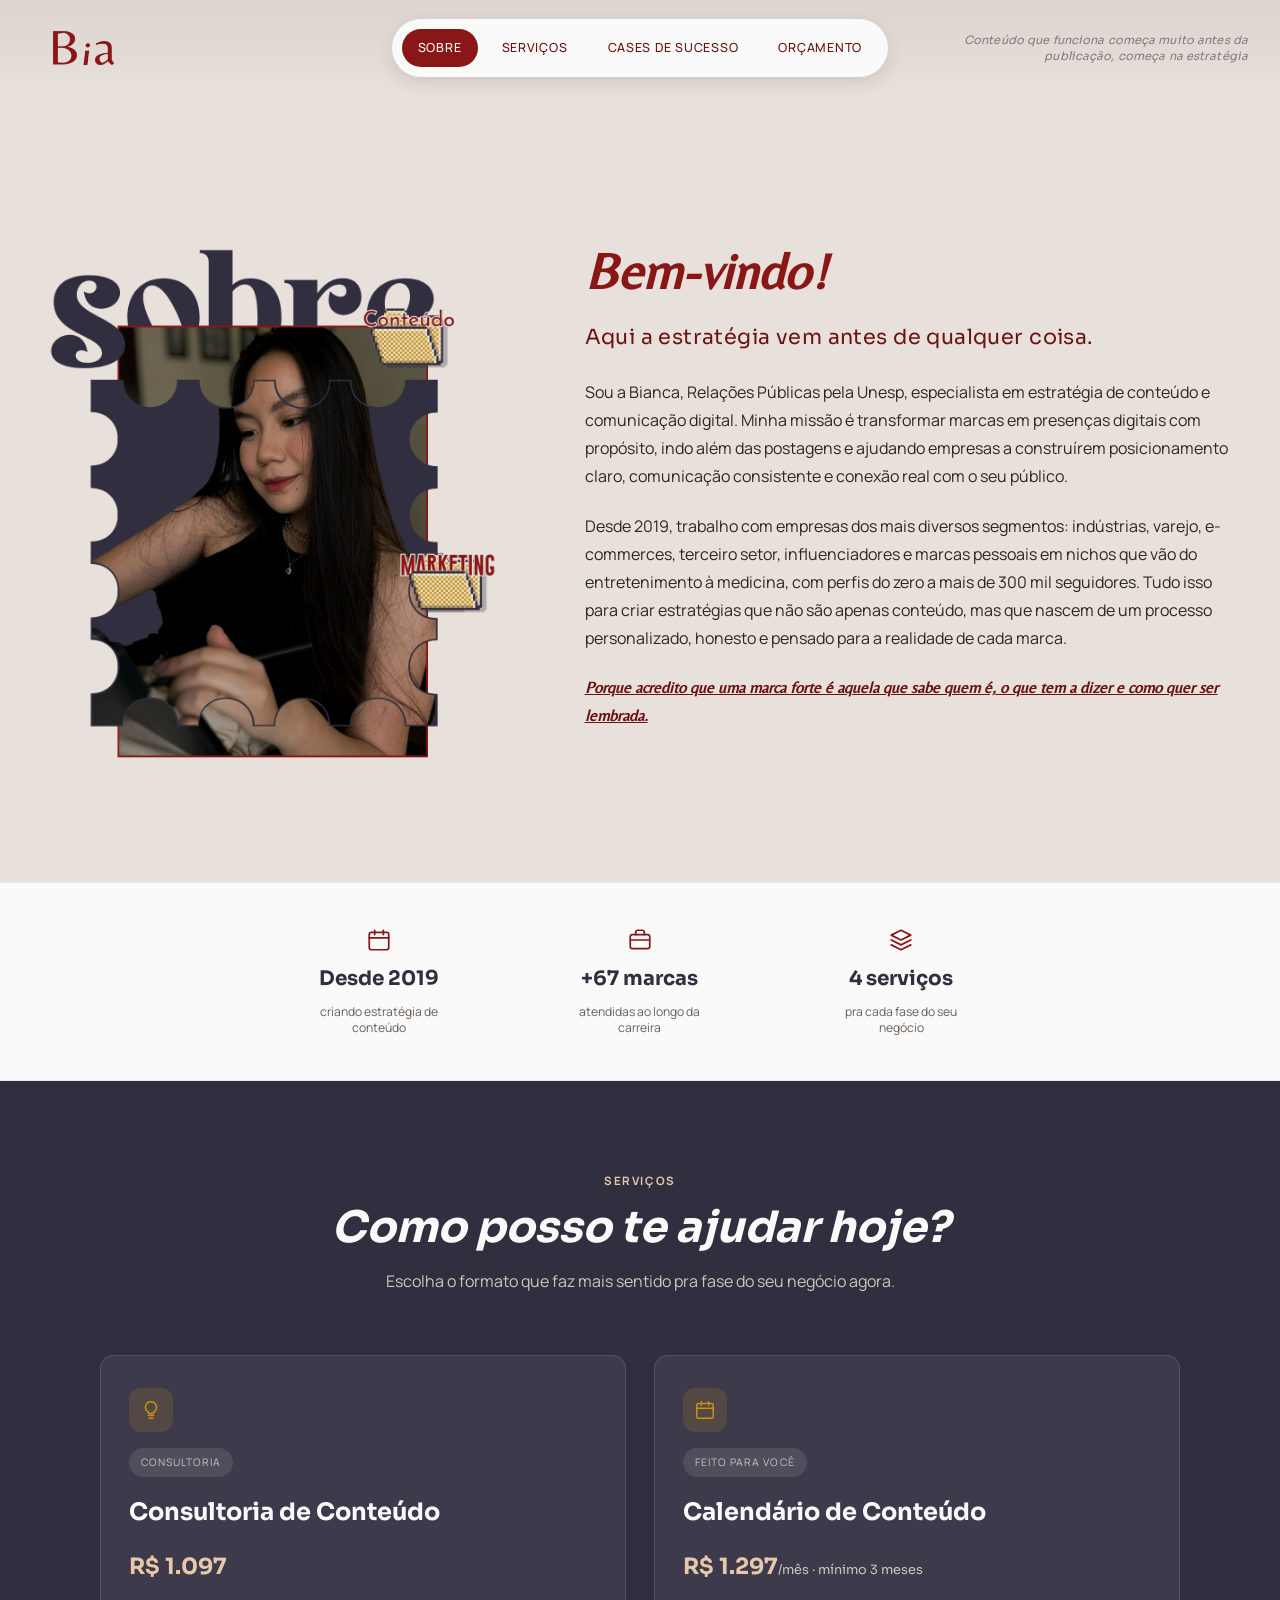
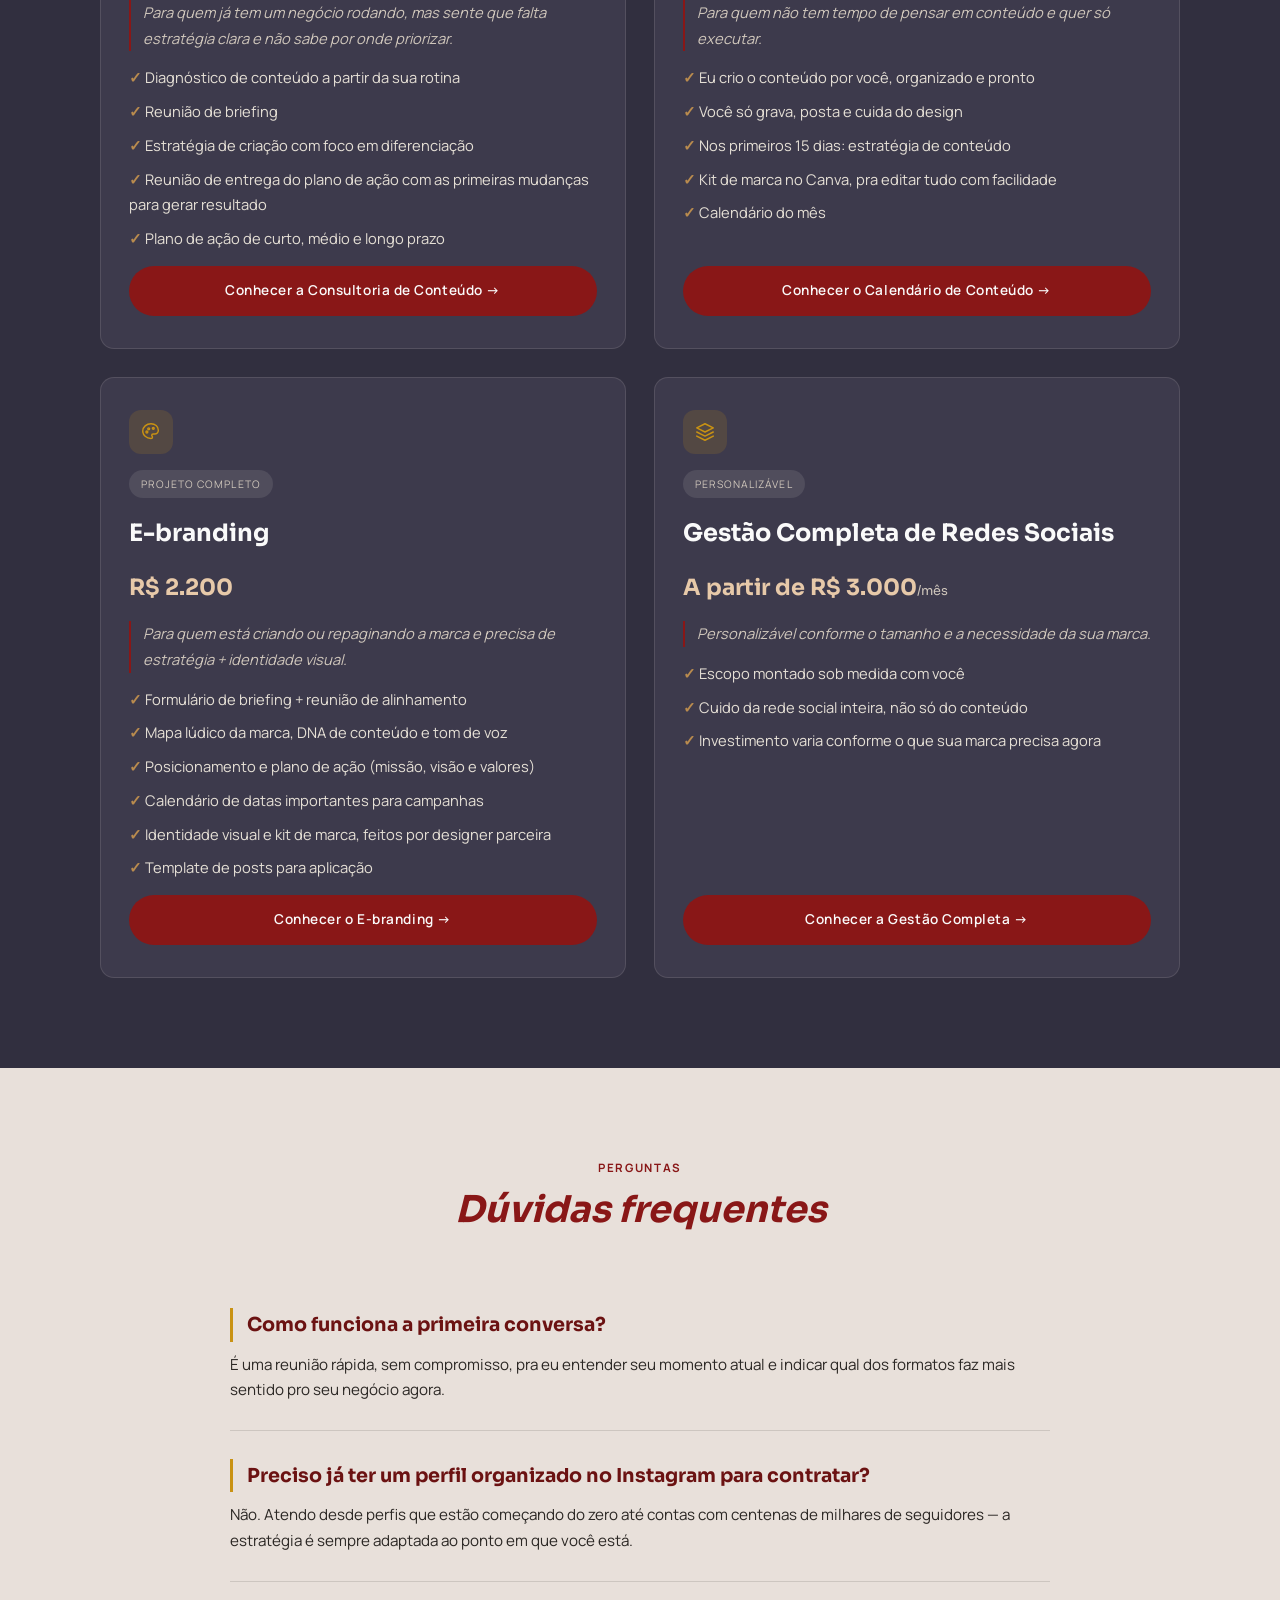
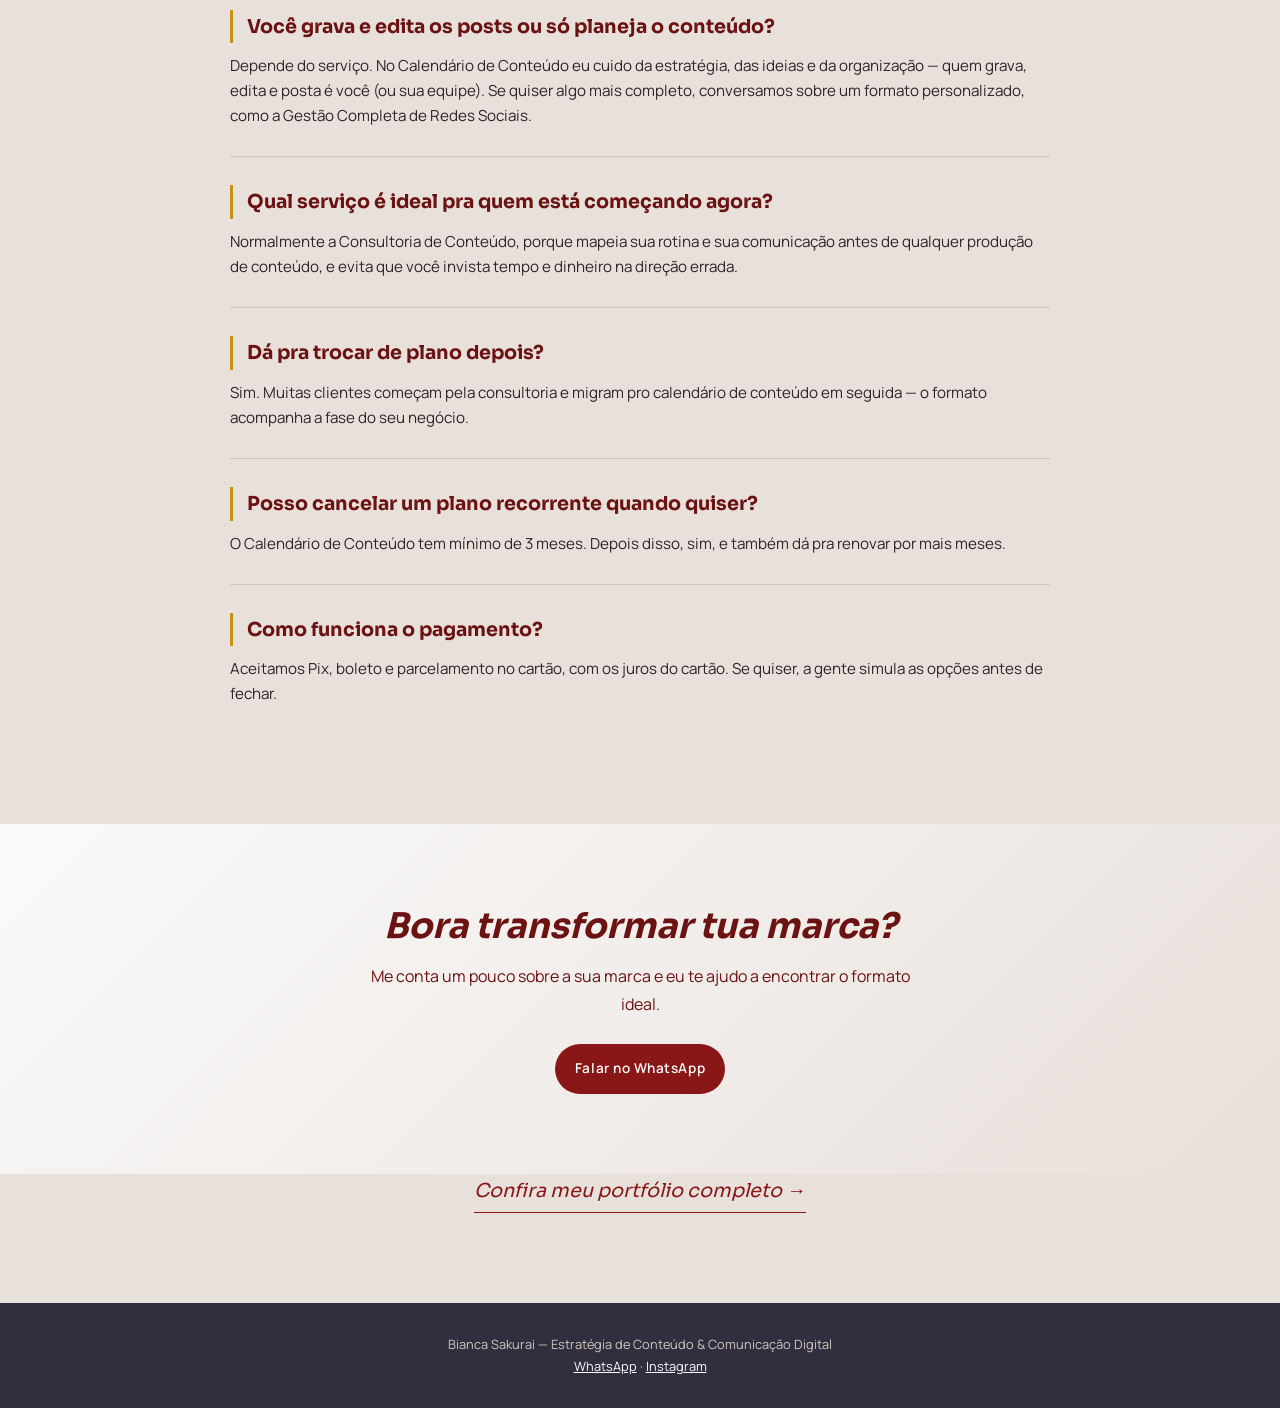
<file: index.html>
<!DOCTYPE html>
<html lang="pt-BR">
<head>
<meta charset="UTF-8">
<meta name="viewport" content="width=device-width, initial-scale=1.0">
<title>Bianca Sakurai — Estratégia de Conteúdo e Comunicação Digital</title>
<meta name="description" content="Consultoria de conteúdo, calendário de conteúdo, e-branding e gestão completa de redes sociais com a Bianca Sakurai.">
<link rel="stylesheet" href="style.css">
</head>
<body>

<nav class="site-nav" id="inicio">
  <a href="index.html#inicio" class="site-logo"><img src="assets/logo-bia.png" alt="Bia Sakurai"></a>
  <div class="nav-pill">
    <a href="index.html#inicio" class="active">Sobre</a>
    <a href="index.html#servicos">Serviços</a>
    <a href="cases.html">Cases de sucesso</a>
    <a href="index.html#orcamento">Orçamento</a>
  </div>
  <span class="nav-tagline">Conteúdo que funciona começa muito antes da publicação, começa na estratégia</span>
</nav>

<section class="sobre">
  <div class="sobre-grid">
    <div>
      <img class="sobre-img" src="assets/sobre-foto-v2.png" alt="Bianca Sakurai — Sobre">
    </div>
    <div class="bemvindo">
      <h2 class="script">Bem-vindo!</h2>
      <p class="subtitle">Aqui a estratégia vem antes de qualquer coisa.</p>
      <p>Sou a Bianca, Relações Públicas pela Unesp, especialista em estratégia de conteúdo e comunicação digital. Minha missão é transformar marcas em presenças digitais com propósito, indo além das postagens e ajudando empresas a construírem posicionamento claro, comunicação consistente e conexão real com o seu público.</p>
      <p>Desde 2019, trabalho com empresas dos mais diversos segmentos: indústrias, varejo, e-commerces, terceiro setor, influenciadores e marcas pessoais em nichos que vão do entretenimento à medicina, com perfis do zero a mais de 300 mil seguidores. Tudo isso para criar estratégias que não são apenas conteúdo, mas que nascem de um processo personalizado, honesto e pensado para a realidade de cada marca.</p>
      <p class="quote">Porque acredito que uma marca forte é aquela que sabe quem é, o que tem a dizer e como quer ser lembrada.</p>
    </div>
  </div>
</section>

<section class="trust-bar">
  <div class="trust-bar-inner">
    <div class="trust-item">
      <svg viewBox="0 0 24 24" fill="none" stroke="currentColor" stroke-width="1.6" stroke-linecap="round" stroke-linejoin="round"><rect x="3" y="5" width="18" height="16" rx="2"/><path d="M16 3v4M8 3v4M3 10h18"/></svg>
      <span class="num">Desde 2019</span>
      <span class="label">criando estratégia de conteúdo</span>
    </div>
    <div class="trust-item">
      <svg viewBox="0 0 24 24" fill="none" stroke="currentColor" stroke-width="1.6" stroke-linecap="round" stroke-linejoin="round"><rect x="3" y="7" width="18" height="13" rx="2"/><path d="M8 7V5a2 2 0 0 1 2-2h4a2 2 0 0 1 2 2v2"/><path d="M3 12h18"/></svg>
      <span class="num">+67 marcas</span>
      <span class="label">atendidas ao longo da carreira</span>
    </div>
    <div class="trust-item">
      <svg viewBox="0 0 24 24" fill="none" stroke="currentColor" stroke-width="1.6" stroke-linecap="round" stroke-linejoin="round"><path d="m12 3 9 4.5-9 4.5-9-4.5L12 3Z"/><path d="m3 12 9 4.5 9-4.5M3 16.5 12 21l9-4.5"/></svg>
      <span class="num">4 serviços</span>
      <span class="label">pra cada fase do seu negócio</span>
    </div>
  </div>
</section>

<section class="ajudar" id="servicos">
  <div class="ajudar-header">
    <span class="kicker light center">Serviços</span>
    <h2 class="script">Como posso te ajudar hoje?</h2>
    <p>Escolha o formato que faz mais sentido pra fase do seu negócio agora.</p>
  </div>

  <div class="produtos-grid">

    <div class="produto-card">
      <div class="icon"><svg viewBox="0 0 24 24" fill="none" stroke="currentColor" stroke-width="1.6" stroke-linecap="round" stroke-linejoin="round"><path d="M9 18h6M10 21h4M12 3a6 6 0 0 0-3.6 10.8c.6.5 1 1.2 1.1 2h5c.1-.8.5-1.5 1.1-2A6 6 0 0 0 12 3Z"/></svg></div>
      <span class="tag">Consultoria</span>
      <h3>Consultoria de Conteúdo</h3>
      <div class="preco">R$ 1.097</div>
      <p class="para-quem">Para quem já tem um negócio rodando, mas sente que falta estratégia clara e não sabe por onde priorizar.</p>
      <ul>
        <li>Diagnóstico de conteúdo a partir da sua rotina</li>
        <li>Reunião de briefing</li>
        <li>Estratégia de criação com foco em diferenciação</li>
        <li>Reunião de entrega do plano de ação com as primeiras mudanças para gerar resultado</li>
        <li>Plano de ação de curto, médio e longo prazo</li>
      </ul>
      <a class="btn-whats" href="consultoria.html">Conhecer a Consultoria de Conteúdo →</a>
    </div>

    <div class="produto-card">
      <div class="icon"><svg viewBox="0 0 24 24" fill="none" stroke="currentColor" stroke-width="1.6" stroke-linecap="round" stroke-linejoin="round"><rect x="3" y="5" width="18" height="16" rx="2"/><path d="M16 3v4M8 3v4M3 10h18"/></svg></div>
      <span class="tag">Feito para você</span>
      <h3>Calendário de Conteúdo</h3>
      <div class="preco">R$ 1.297<span>/mês · mínimo 3 meses</span></div>
      <p class="para-quem">Para quem não tem tempo de pensar em conteúdo e quer só executar.</p>
      <ul>
        <li>Eu crio o conteúdo por você, organizado e pronto</li>
        <li>Você só grava, posta e cuida do design</li>
        <li>Nos primeiros 15 dias: estratégia de conteúdo</li>
        <li>Kit de marca no Canva, pra editar tudo com facilidade</li>
        <li>Calendário do mês</li>
      </ul>
      <a class="btn-whats" href="calendario.html">Conhecer o Calendário de Conteúdo →</a>
    </div>

    <div class="produto-card">
      <div class="icon"><svg viewBox="0 0 24 24" fill="none" stroke="currentColor" stroke-width="1.6" stroke-linecap="round" stroke-linejoin="round"><path d="M12 3a9 8 0 1 0 0 16c1 0 1.6-.6 1.6-1.4 0-.4-.2-.7-.4-1-.2-.3-.4-.6-.4-1 0-.8.6-1.4 1.4-1.4H16a4 4 0 0 0 4-4c0-4.4-3.6-7.2-8-7.2Z"/><circle cx="7.5" cy="12" r="1"/><circle cx="9.5" cy="8.5" r="1"/><circle cx="14.5" cy="8" r="1"/></svg></div>
      <span class="tag">Projeto completo</span>
      <h3>E-branding</h3>
      <div class="preco">R$ 2.200</div>
      <p class="para-quem">Para quem está criando ou repaginando a marca e precisa de estratégia + identidade visual.</p>
      <ul>
        <li>Formulário de briefing + reunião de alinhamento</li>
        <li>Mapa lúdico da marca, DNA de conteúdo e tom de voz</li>
        <li>Posicionamento e plano de ação (missão, visão e valores)</li>
        <li>Calendário de datas importantes para campanhas</li>
        <li>Identidade visual e kit de marca, feitos por designer parceira</li>
        <li>Template de posts para aplicação</li>
      </ul>
      <a class="btn-whats" href="ebranding.html">Conhecer o E-branding →</a>
    </div>

    <div class="produto-card">
      <div class="icon"><svg viewBox="0 0 24 24" fill="none" stroke="currentColor" stroke-width="1.6" stroke-linecap="round" stroke-linejoin="round"><path d="m12 3 9 4.5-9 4.5-9-4.5L12 3Z"/><path d="m3 12 9 4.5 9-4.5M3 16.5 12 21l9-4.5"/></svg></div>
      <span class="tag">Personalizável</span>
      <h3>Gestão Completa de Redes Sociais</h3>
      <div class="preco">A partir de R$ 3.000<span>/mês</span></div>
      <p class="para-quem">Personalizável conforme o tamanho e a necessidade da sua marca.</p>
      <ul>
        <li>Escopo montado sob medida com você</li>
        <li>Cuido da rede social inteira, não só do conteúdo</li>
        <li>Investimento varia conforme o que sua marca precisa agora</li>
      </ul>
      <a class="btn-whats" href="gestao-completa.html">Conhecer a Gestão Completa →</a>
    </div>

  </div>
</section>

<section class="duvidas">
  <div class="duvidas-inner">
    <span class="kicker center">Perguntas</span>
    <h2 class="script">Dúvidas frequentes</h2>

    <div class="duvida-item">
      <h3>Como funciona a primeira conversa?</h3>
      <p>É uma reunião rápida, sem compromisso, pra eu entender seu momento atual e indicar qual dos formatos faz mais sentido pro seu negócio agora.</p>
    </div>

    <div class="duvida-item">
      <h3>Preciso já ter um perfil organizado no Instagram para contratar?</h3>
      <p>Não. Atendo desde perfis que estão começando do zero até contas com centenas de milhares de seguidores — a estratégia é sempre adaptada ao ponto em que você está.</p>
    </div>

    <div class="duvida-item">
      <h3>Você grava e edita os posts ou só planeja o conteúdo?</h3>
      <p>Depende do serviço. No Calendário de Conteúdo eu cuido da estratégia, das ideias e da organização — quem grava, edita e posta é você (ou sua equipe). Se quiser algo mais completo, conversamos sobre um formato personalizado, como a Gestão Completa de Redes Sociais.</p>
    </div>

    <div class="duvida-item">
      <h3>Qual serviço é ideal pra quem está começando agora?</h3>
      <p>Normalmente a Consultoria de Conteúdo, porque mapeia sua rotina e sua comunicação antes de qualquer produção de conteúdo, e evita que você invista tempo e dinheiro na direção errada.</p>
    </div>

    <div class="duvida-item">
      <h3>Dá pra trocar de plano depois?</h3>
      <p>Sim. Muitas clientes começam pela consultoria e migram pro calendário de conteúdo em seguida — o formato acompanha a fase do seu negócio.</p>
    </div>

    <div class="duvida-item">
      <h3>Posso cancelar um plano recorrente quando quiser?</h3>
      <p>O Calendário de Conteúdo tem mínimo de 3 meses. Depois disso, sim, e também dá pra renovar por mais meses.</p>
    </div>

    <div class="duvida-item">
      <h3>Como funciona o pagamento?</h3>
      <p>Aceitamos Pix, boleto e parcelamento no cartão, com os juros do cartão. Se quiser, a gente simula as opções antes de fechar.</p>
    </div>
  </div>
</section>

<section class="cta-final" id="orcamento">
  <h2 class="script">Bora transformar tua marca?</h2>
  <p>Me conta um pouco sobre a sua marca e eu te ajudo a encontrar o formato ideal.</p>
  <a class="btn-whats" href="https://wa.me/message/MASXB7CFTPW6N1" target="_blank" rel="noopener">Falar no WhatsApp</a>
</section>

<section class="portfolio-link">
  <a href="cases.html">Confira meu portfólio completo →</a>
</section>

<footer>
  <p>Bianca Sakurai — Estratégia de Conteúdo &amp; Comunicação Digital</p>
  <p><a href="https://wa.me/message/MASXB7CFTPW6N1" target="_blank" rel="noopener">WhatsApp</a> · <a href="https://www.instagram.com/biayukisakurai/" target="_blank" rel="noopener">Instagram</a></p>
</footer>

</body>
</html>
</file>
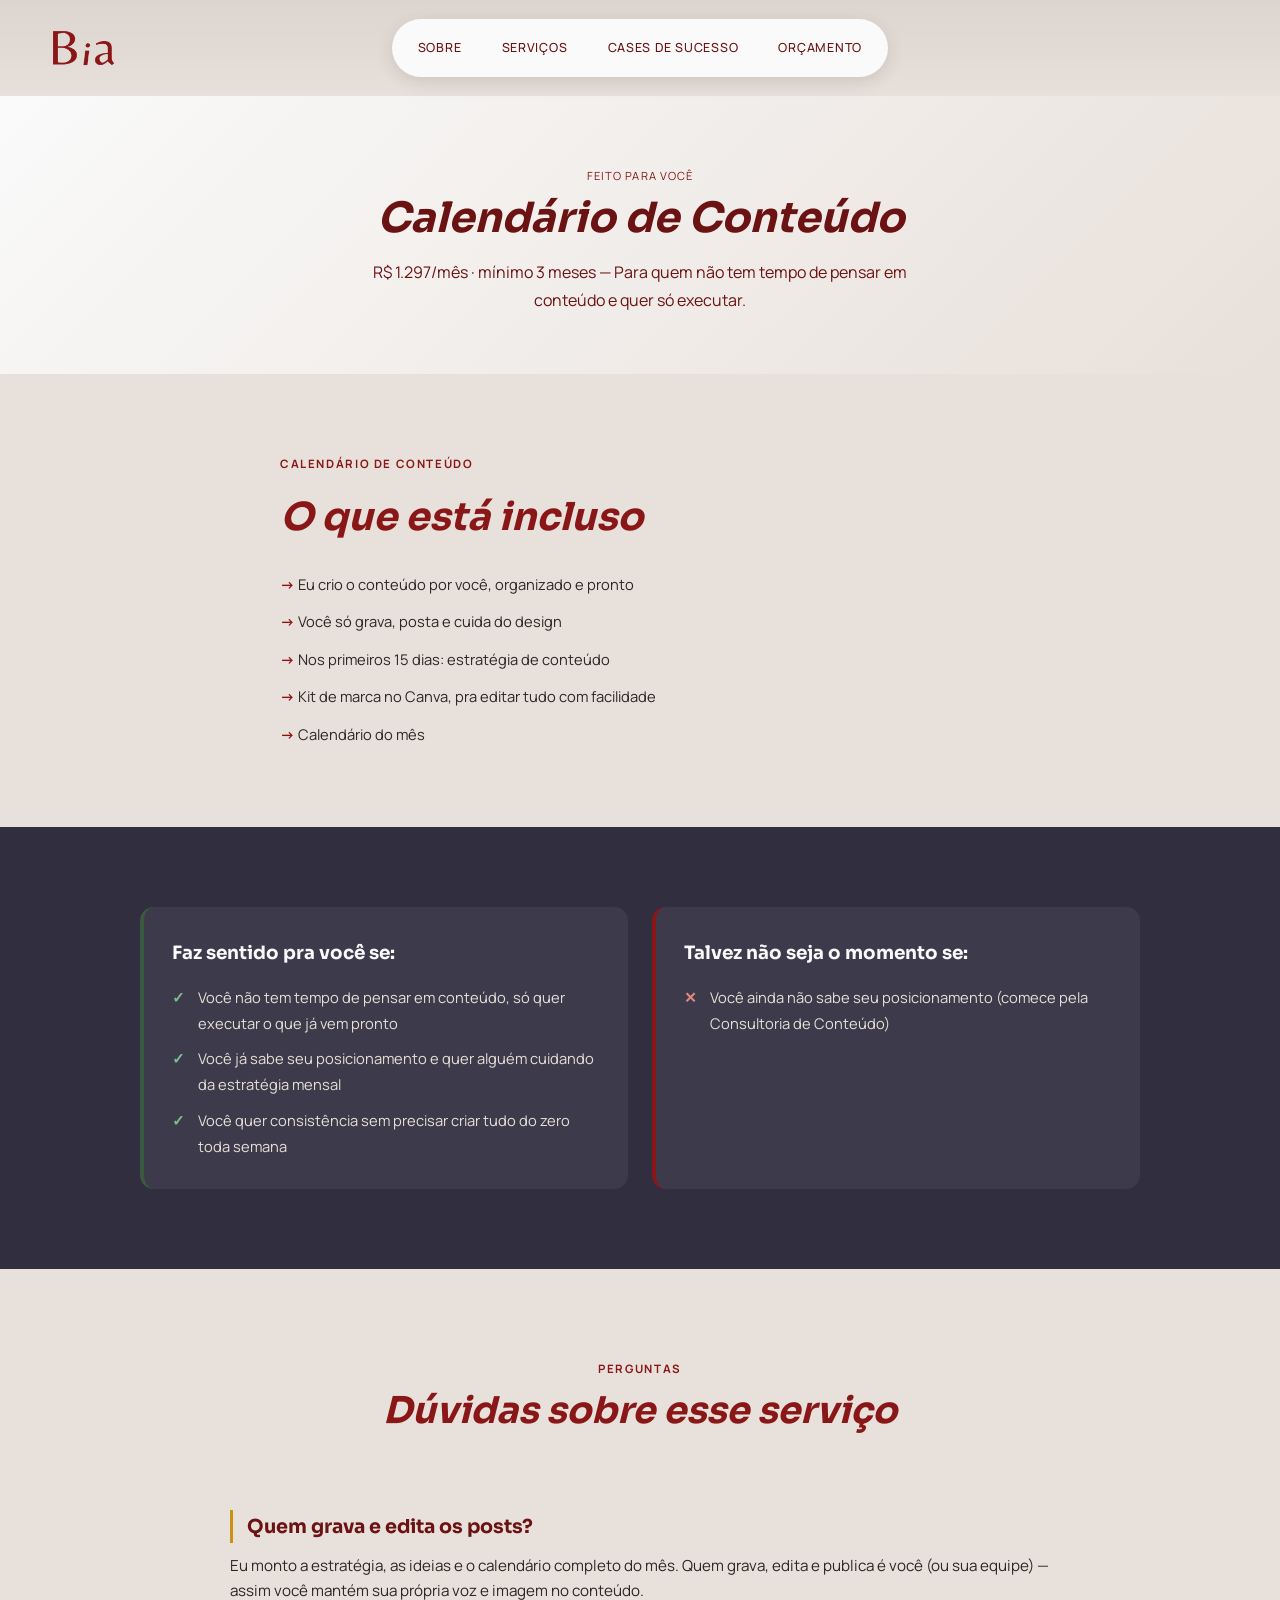
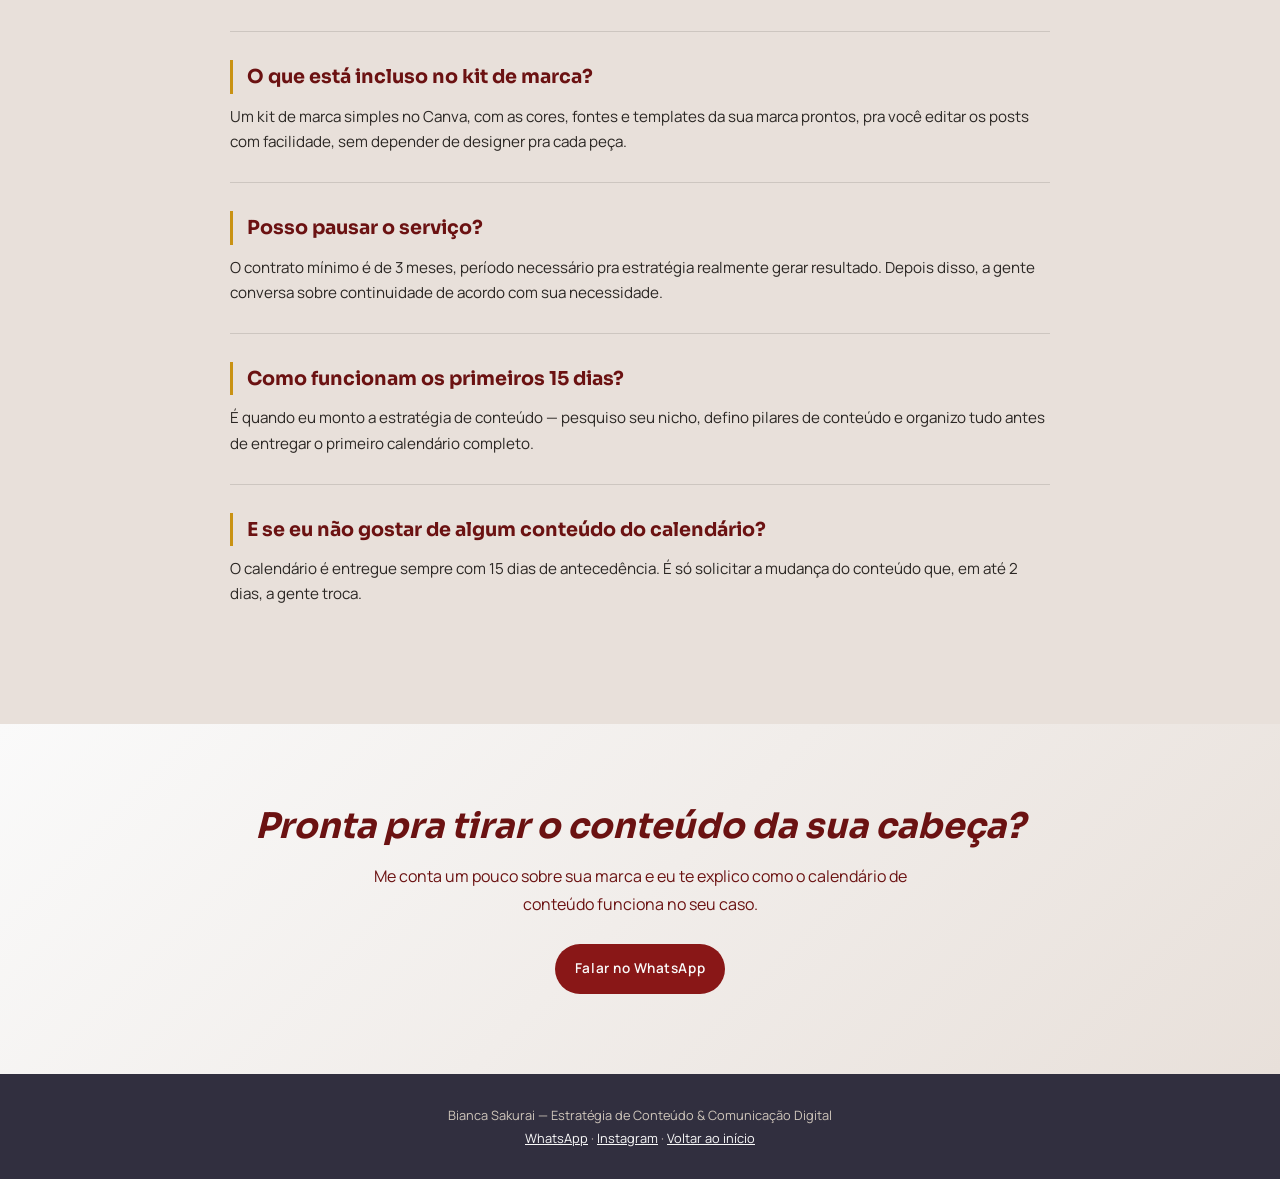
<file: calendario.html>
<!DOCTYPE html>
<html lang="pt-BR">
<head>
<meta charset="UTF-8">
<meta name="viewport" content="width=device-width, initial-scale=1.0">
<title>Calendário de Conteúdo — Bianca Sakurai</title>
<meta name="description" content="Calendário de Conteúdo com a Bianca Sakurai: estratégia e planejamento mensal pra quem quer só executar.">
<link rel="stylesheet" href="style.css">
</head>
<body>

<nav class="site-nav">
  <a href="index.html#inicio" class="site-logo"><img src="assets/logo-bia.png" alt="Bia Sakurai"></a>
  <div class="nav-pill">
    <a href="index.html#inicio">Sobre</a>
    <a href="index.html#servicos">Serviços</a>
    <a href="cases.html">Cases de sucesso</a>
    <a href="index.html#orcamento">Orçamento</a>
  </div>
</nav>

<header class="cases-header">
  <div class="case-tag" style="text-align:center;">Feito para você</div>
  <h1 class="serif"><em>Calendário de Conteúdo</em></h1>
  <p>R$ 1.297/mês · mínimo 3 meses — Para quem não tem tempo de pensar em conteúdo e quer só executar.</p>
</header>

<section class="servico-detalhe">
  <div class="servico-inner">
    <span class="kicker">Calendário de Conteúdo</span>
    <h2 class="script">O que está incluso</h2>
    <ul class="case-list">
      <li>Eu crio o conteúdo por você, organizado e pronto</li>
      <li>Você só grava, posta e cuida do design</li>
      <li>Nos primeiros 15 dias: estratégia de conteúdo</li>
      <li>Kit de marca no Canva, pra editar tudo com facilidade</li>
      <li>Calendário do mês</li>
    </ul>
  </div>
</section>

<section class="fit-section">
  <div class="fit-grid">
    <div class="fit-card sim">
      <h3>Faz sentido pra você se:</h3>
      <ul>
        <li>Você não tem tempo de pensar em conteúdo, só quer executar o que já vem pronto</li>
        <li>Você já sabe seu posicionamento e quer alguém cuidando da estratégia mensal</li>
        <li>Você quer consistência sem precisar criar tudo do zero toda semana</li>
      </ul>
    </div>
    <div class="fit-card nao">
      <h3>Talvez não seja o momento se:</h3>
      <ul>
        <li>Você ainda não sabe seu posicionamento (comece pela Consultoria de Conteúdo)</li>
      </ul>
    </div>
  </div>
</section>

<section class="duvidas">
  <div class="duvidas-inner">
    <span class="kicker center">Perguntas</span>
    <h2 class="script">Dúvidas sobre esse serviço</h2>

    <div class="duvida-item">
      <h3>Quem grava e edita os posts?</h3>
      <p>Eu monto a estratégia, as ideias e o calendário completo do mês. Quem grava, edita e publica é você (ou sua equipe) — assim você mantém sua própria voz e imagem no conteúdo.</p>
    </div>

    <div class="duvida-item">
      <h3>O que está incluso no kit de marca?</h3>
      <p>Um kit de marca simples no Canva, com as cores, fontes e templates da sua marca prontos, pra você editar os posts com facilidade, sem depender de designer pra cada peça.</p>
    </div>

    <div class="duvida-item">
      <h3>Posso pausar o serviço?</h3>
      <p>O contrato mínimo é de 3 meses, período necessário pra estratégia realmente gerar resultado. Depois disso, a gente conversa sobre continuidade de acordo com sua necessidade.</p>
    </div>

    <div class="duvida-item">
      <h3>Como funcionam os primeiros 15 dias?</h3>
      <p>É quando eu monto a estratégia de conteúdo — pesquiso seu nicho, defino pilares de conteúdo e organizo tudo antes de entregar o primeiro calendário completo.</p>
    </div>

    <div class="duvida-item">
      <h3>E se eu não gostar de algum conteúdo do calendário?</h3>
      <p>O calendário é entregue sempre com 15 dias de antecedência. É só solicitar a mudança do conteúdo que, em até 2 dias, a gente troca.</p>
    </div>
  </div>
</section>

<section class="cta-final" id="orcamento">
  <h2 class="script">Pronta pra tirar o conteúdo da sua cabeça?</h2>
  <p>Me conta um pouco sobre sua marca e eu te explico como o calendário de conteúdo funciona no seu caso.</p>
  <a class="btn-whats" href="https://wa.me/message/MASXB7CFTPW6N1" target="_blank" rel="noopener">Falar no WhatsApp</a>
</section>

<footer>
  <p>Bianca Sakurai — Estratégia de Conteúdo &amp; Comunicação Digital</p>
  <p><a href="https://wa.me/message/MASXB7CFTPW6N1" target="_blank" rel="noopener">WhatsApp</a> · <a href="https://www.instagram.com/biayukisakurai/" target="_blank" rel="noopener">Instagram</a> · <a href="index.html">Voltar ao início</a></p>
</footer>

</body>
</html>
</file>
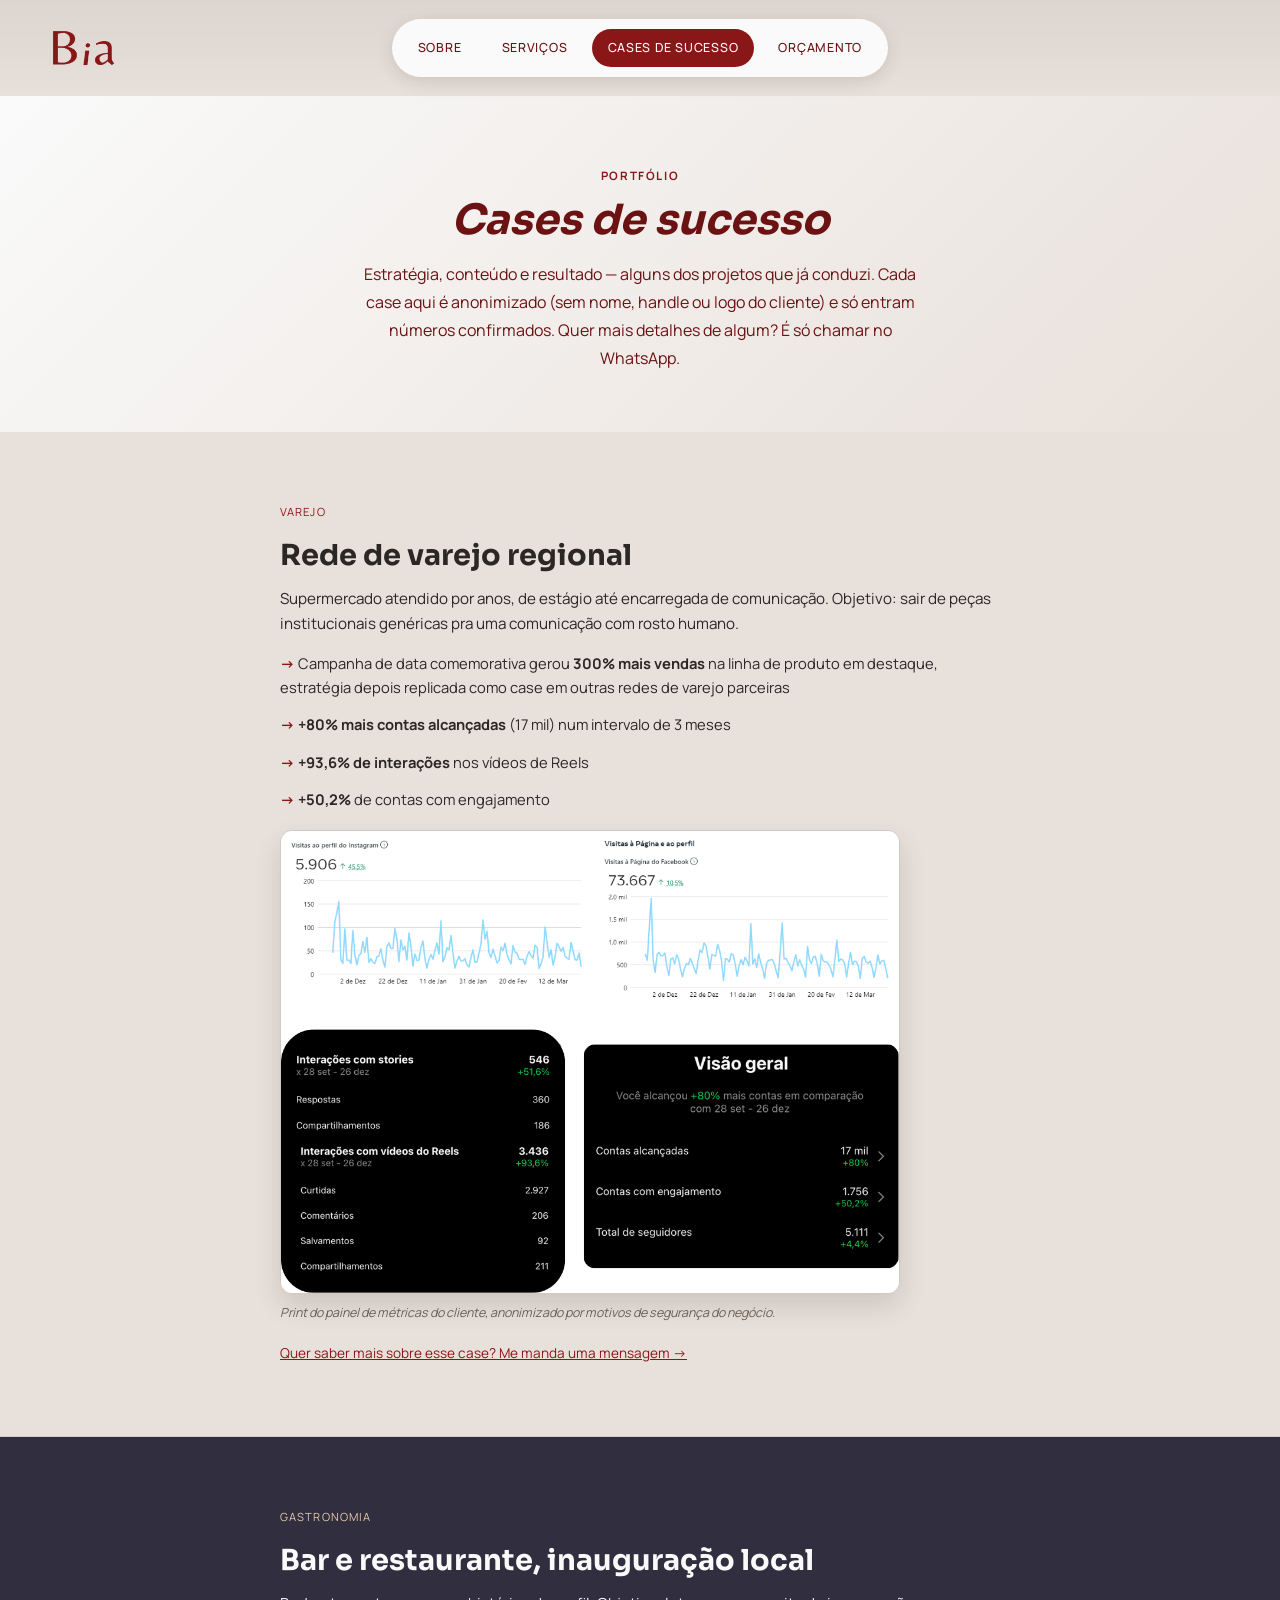
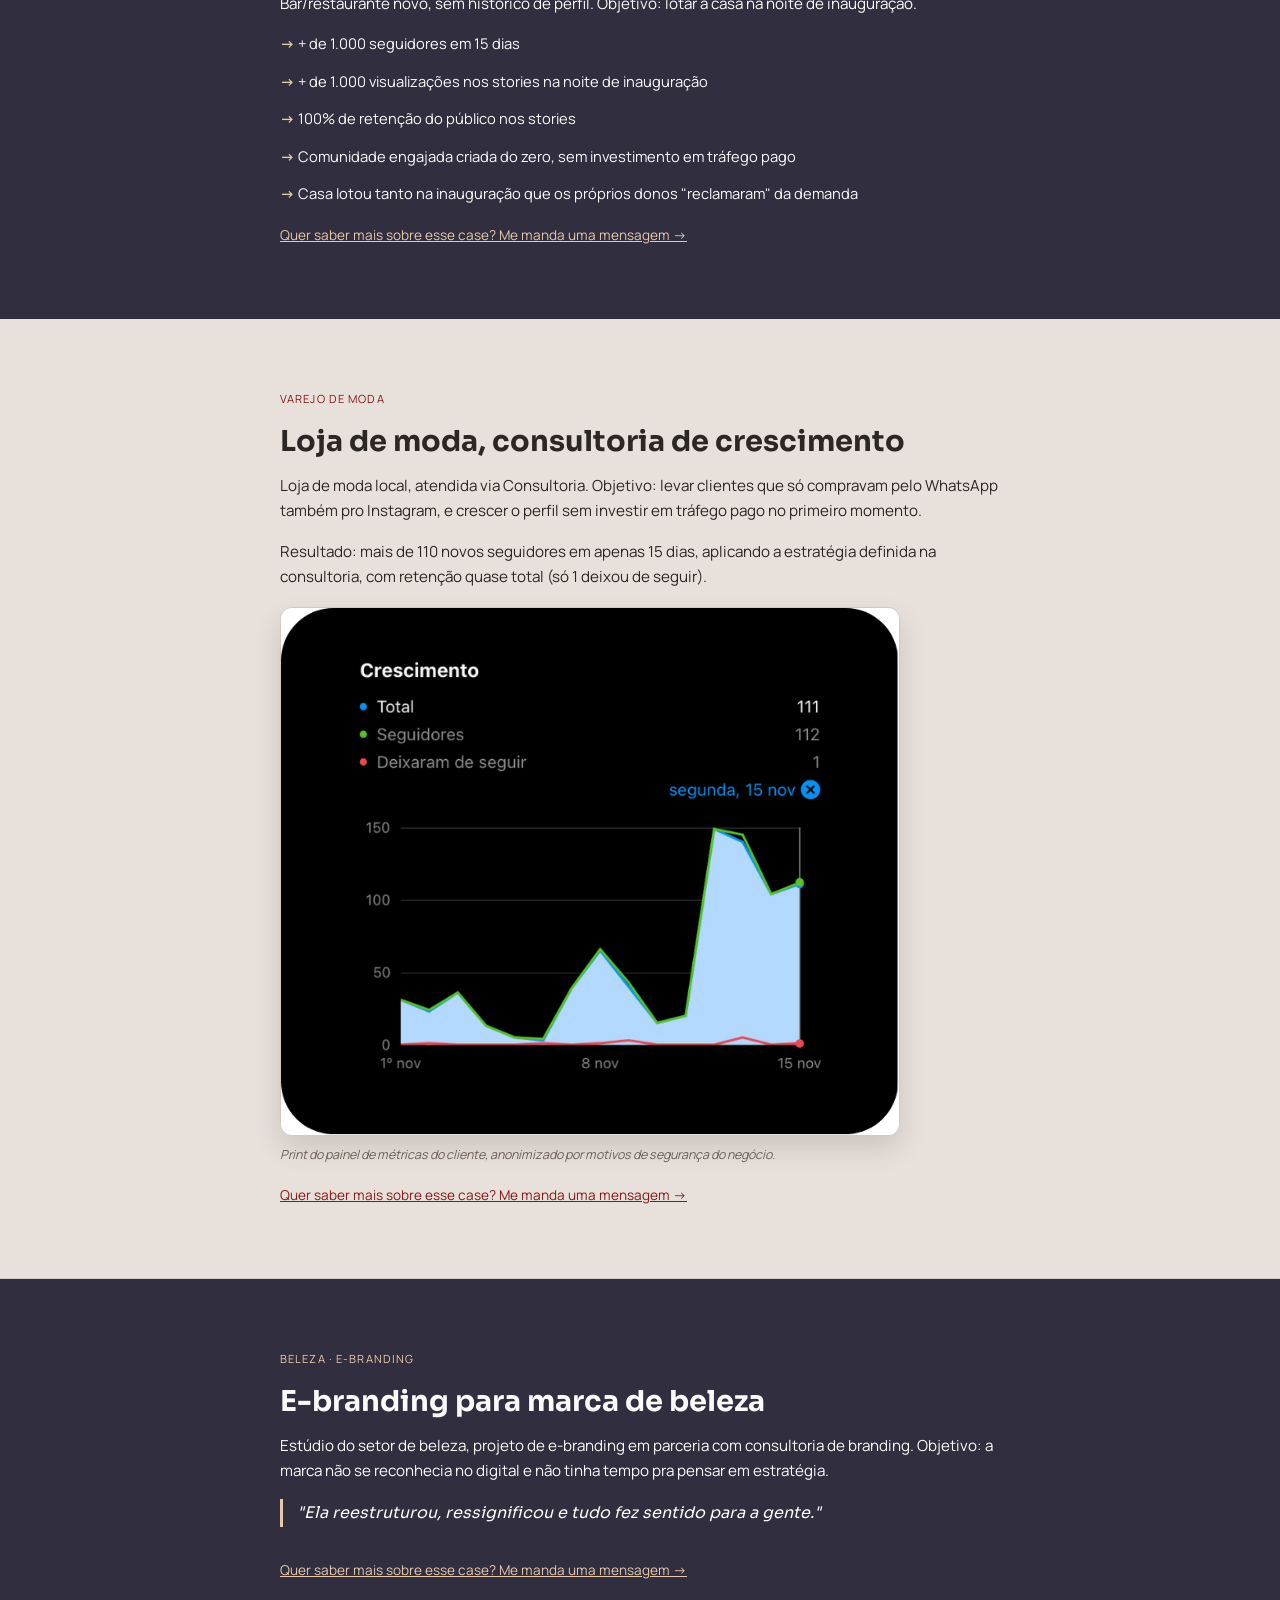
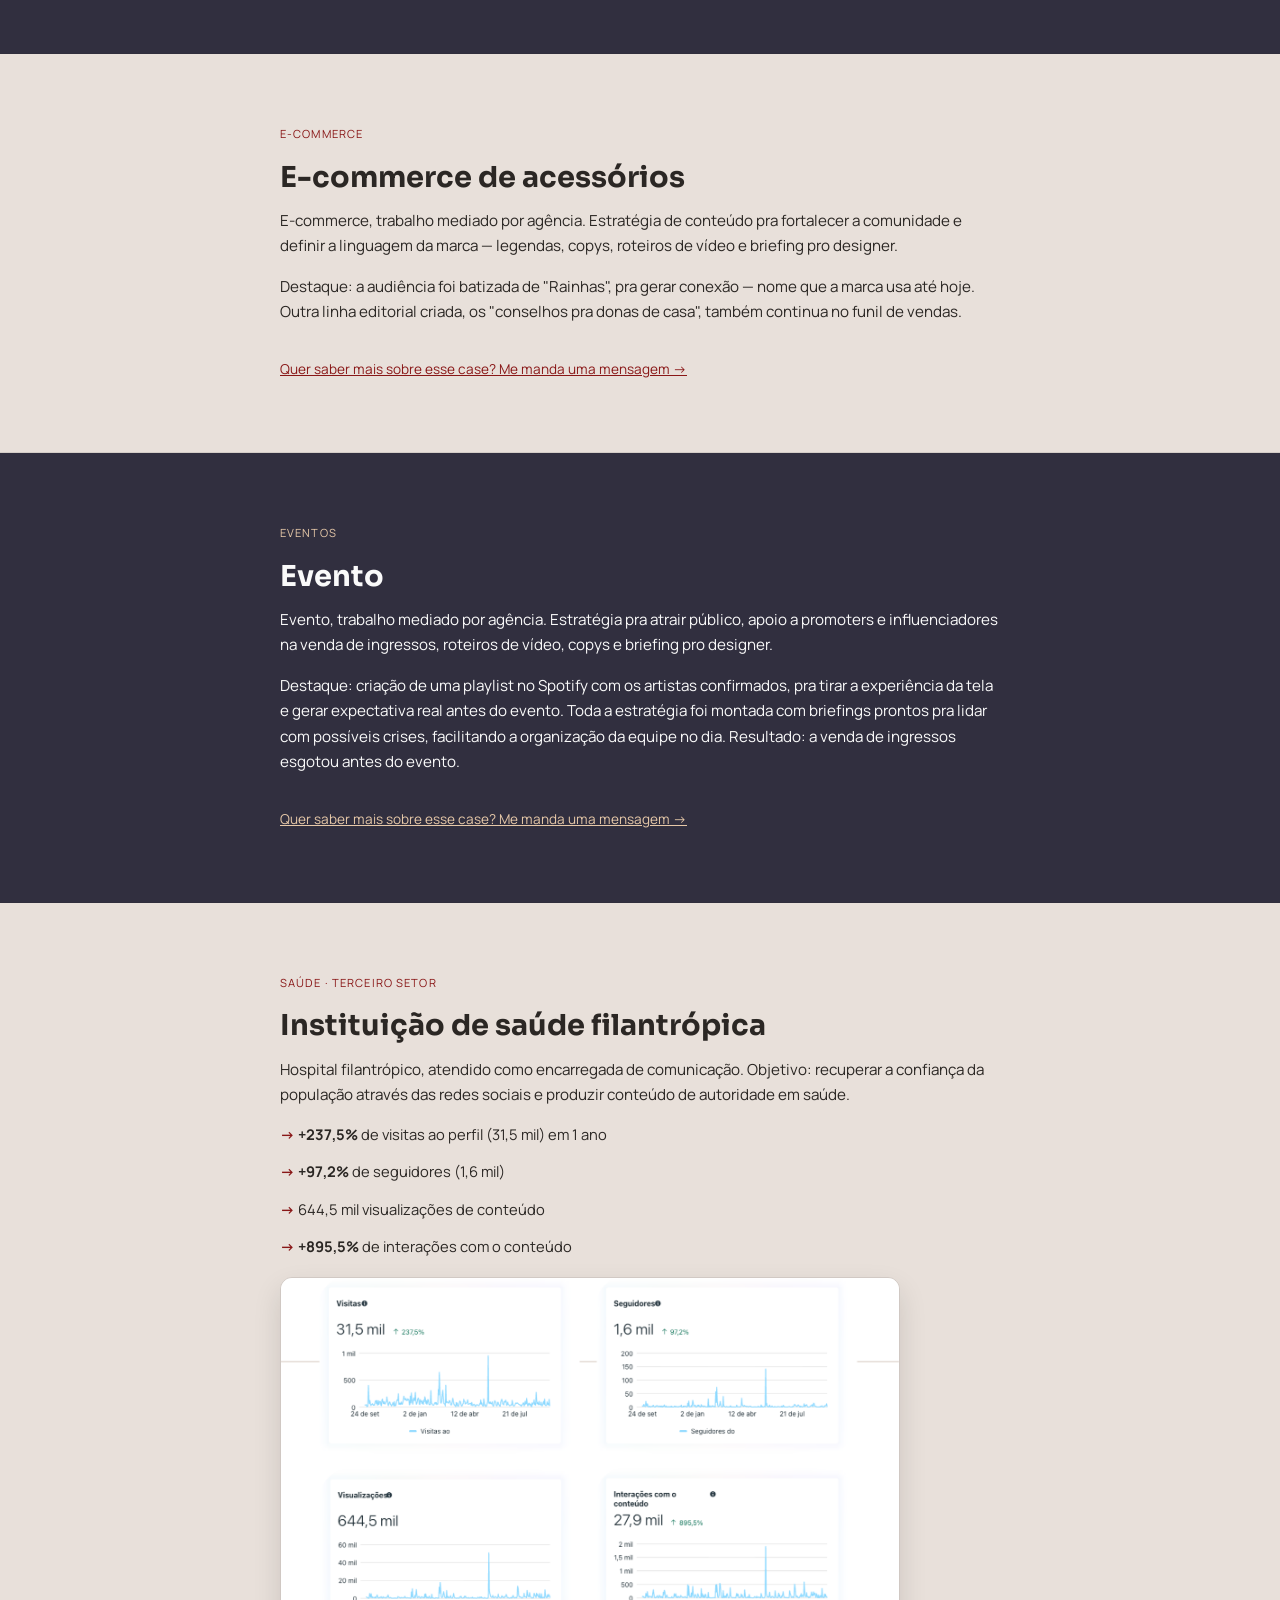
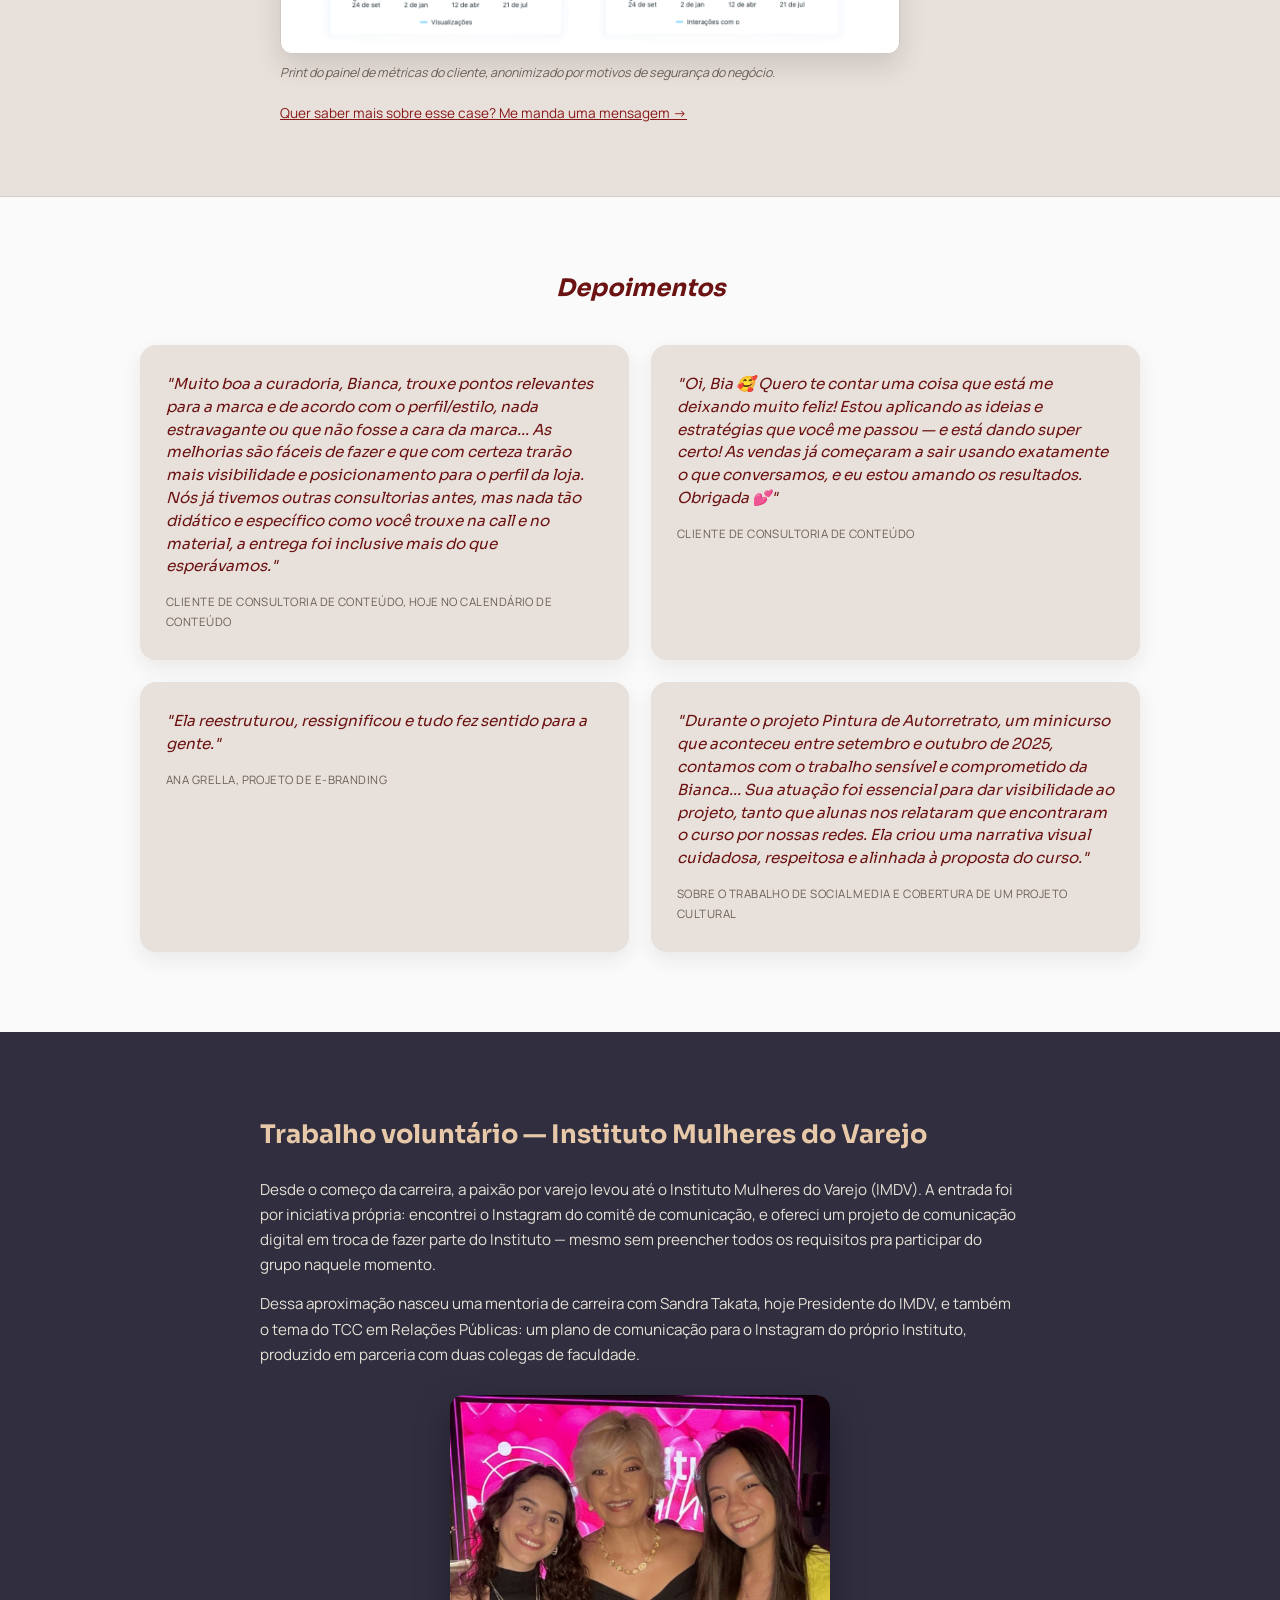
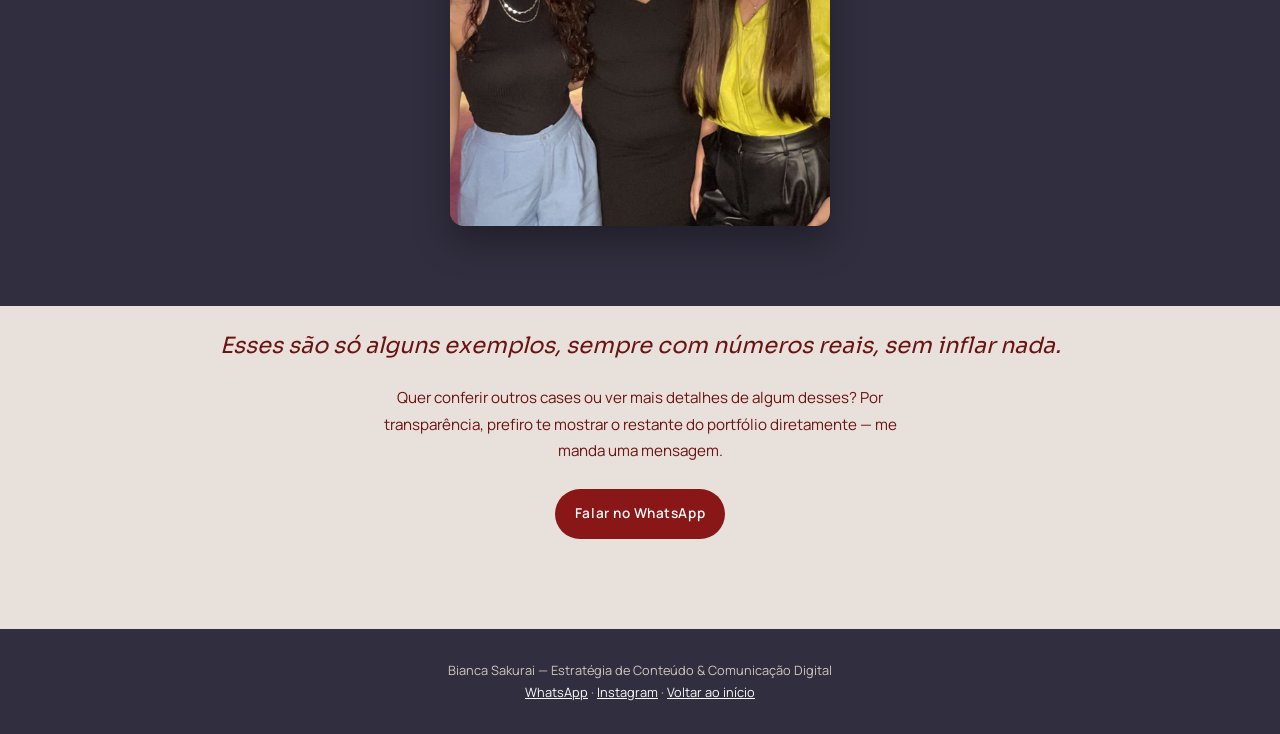
<file: cases.html>
<!DOCTYPE html>
<html lang="pt-BR">
<head>
<meta charset="UTF-8">
<meta name="viewport" content="width=device-width, initial-scale=1.0">
<title>Cases de Sucesso — Bianca Sakurai</title>
<meta name="description" content="Resultados reais de estratégia de conteúdo e comunicação digital com a Bianca Sakurai.">
<link rel="stylesheet" href="style.css">
</head>
<body>

<nav class="site-nav">
  <a href="index.html#inicio" class="site-logo"><img src="assets/logo-bia.png" alt="Bia Sakurai"></a>
  <div class="nav-pill">
    <a href="index.html#inicio">Sobre</a>
    <a href="index.html#servicos">Serviços</a>
    <a href="cases.html" class="active">Cases de sucesso</a>
    <a href="index.html#orcamento">Orçamento</a>
  </div>
</nav>

<header class="cases-header">
  <span class="kicker center">Portfólio</span>
  <h1 class="serif"><em>Cases de sucesso</em></h1>
  <p>Estratégia, conteúdo e resultado — alguns dos projetos que já conduzi. Cada case aqui é anonimizado (sem nome, handle ou logo do cliente) e só entram números confirmados. Quer mais detalhes de algum? É só chamar no WhatsApp.</p>
</header>

<!-- CASE 1 — REDE DE VAREJO REGIONAL -->
<section class="case-block">
  <div class="case-inner sem-stats">
    <div class="case-info">
      <div class="case-tag">Varejo</div>
      <h2 class="case-title">Rede de varejo regional</h2>
      <p class="case-objetivo">Supermercado atendido por anos, de estágio até encarregada de comunicação. Objetivo: sair de peças institucionais genéricas pra uma comunicação com rosto humano.</p>
      <ul class="case-list">
        <li>Campanha de data comemorativa gerou <strong>300% mais vendas</strong> na linha de produto em destaque, estratégia depois replicada como case em outras redes de varejo parceiras</li>
        <li><strong>+80% mais contas alcançadas</strong> (17 mil) num intervalo de 3 meses</li>
        <li><strong>+93,6% de interações</strong> nos vídeos de Reels</li>
        <li><strong>+50,2%</strong> de contas com engajamento</li>
      </ul>
      <div class="case-proof">
        <img src="assets/case1-numeros.png" alt="Print anonimizado do painel de métricas do case de varejo regional">
        <p class="case-proof-caption">Print do painel de métricas do cliente, anonimizado por motivos de segurança do negócio.</p>
      </div>
      <a class="case-mais" href="https://wa.me/message/MASXB7CFTPW6N1" target="_blank" rel="noopener">Quer saber mais sobre esse case? Me manda uma mensagem →</a>
    </div>
  </div>
</section>

<!-- CASE 2 — BAR E RESTAURANTE -->
<section class="case-block">
  <div class="case-inner sem-stats">
    <div class="case-info">
      <div class="case-tag">Gastronomia</div>
      <h2 class="case-title">Bar e restaurante, inauguração local</h2>
      <p class="case-objetivo">Bar/restaurante novo, sem histórico de perfil. Objetivo: lotar a casa na noite de inauguração.</p>
      <ul class="case-list">
        <li>+ de 1.000 seguidores em 15 dias</li>
        <li>+ de 1.000 visualizações nos stories na noite de inauguração</li>
        <li>100% de retenção do público nos stories</li>
        <li>Comunidade engajada criada do zero, sem investimento em tráfego pago</li>
        <li>Casa lotou tanto na inauguração que os próprios donos "reclamaram" da demanda</li>
      </ul>
      <a class="case-mais" href="https://wa.me/message/MASXB7CFTPW6N1" target="_blank" rel="noopener">Quer saber mais sobre esse case? Me manda uma mensagem →</a>
    </div>
  </div>
</section>

<!-- CASE 3 — VAREJO DE MODA -->
<section class="case-block">
  <div class="case-inner sem-stats">
    <div class="case-info">
      <div class="case-tag">Varejo de Moda</div>
      <h2 class="case-title">Loja de moda, consultoria de crescimento</h2>
      <p class="case-objetivo">Loja de moda local, atendida via Consultoria. Objetivo: levar clientes que só compravam pelo WhatsApp também pro Instagram, e crescer o perfil sem investir em tráfego pago no primeiro momento.</p>
      <p class="case-objetivo">Resultado: mais de 110 novos seguidores em apenas 15 dias, aplicando a estratégia definida na consultoria, com retenção quase total (só 1 deixou de seguir).</p>
      <div class="case-proof">
        <img src="assets/case3-numeros.png" alt="Print anonimizado do crescimento de seguidores do case de loja de moda">
        <p class="case-proof-caption">Print do painel de métricas do cliente, anonimizado por motivos de segurança do negócio.</p>
      </div>
      <a class="case-mais" href="https://wa.me/message/MASXB7CFTPW6N1" target="_blank" rel="noopener">Quer saber mais sobre esse case? Me manda uma mensagem →</a>
    </div>
  </div>
</section>

<!-- CASE 4 — E-BRANDING BELEZA -->
<section class="case-block">
  <div class="case-inner sem-stats">
    <div class="case-info">
      <div class="case-tag">Beleza · E-branding</div>
      <h2 class="case-title">E-branding para marca de beleza</h2>
      <p class="case-objetivo">Estúdio do setor de beleza, projeto de e-branding em parceria com consultoria de branding. Objetivo: a marca não se reconhecia no digital e não tinha tempo pra pensar em estratégia.</p>
      <p class="case-quote">"Ela reestruturou, ressignificou e tudo fez sentido para a gente."</p>
      <a class="case-mais" href="https://wa.me/message/MASXB7CFTPW6N1" target="_blank" rel="noopener">Quer saber mais sobre esse case? Me manda uma mensagem →</a>
    </div>
  </div>
</section>

<!-- CASE 5 — E-COMMERCE ACESSÓRIOS -->
<section class="case-block">
  <div class="case-inner sem-stats">
    <div class="case-info">
      <div class="case-tag">E-commerce</div>
      <h2 class="case-title">E-commerce de acessórios</h2>
      <p class="case-objetivo">E-commerce, trabalho mediado por agência. Estratégia de conteúdo pra fortalecer a comunidade e definir a linguagem da marca — legendas, copys, roteiros de vídeo e briefing pro designer.</p>
      <p class="case-objetivo">Destaque: a audiência foi batizada de "Rainhas", pra gerar conexão — nome que a marca usa até hoje. Outra linha editorial criada, os "conselhos pra donas de casa", também continua no funil de vendas.</p>
      <a class="case-mais" href="https://wa.me/message/MASXB7CFTPW6N1" target="_blank" rel="noopener">Quer saber mais sobre esse case? Me manda uma mensagem →</a>
    </div>
  </div>
</section>

<!-- CASE 7 — EVENTO -->
<section class="case-block">
  <div class="case-inner sem-stats">
    <div class="case-info">
      <div class="case-tag">Eventos</div>
      <h2 class="case-title">Evento</h2>
      <p class="case-objetivo">Evento, trabalho mediado por agência. Estratégia pra atrair público, apoio a promoters e influenciadores na venda de ingressos, roteiros de vídeo, copys e briefing pro designer.</p>
      <p class="case-objetivo">Destaque: criação de uma playlist no Spotify com os artistas confirmados, pra tirar a experiência da tela e gerar expectativa real antes do evento. Toda a estratégia foi montada com briefings prontos pra lidar com possíveis crises, facilitando a organização da equipe no dia. Resultado: a venda de ingressos esgotou antes do evento.</p>
      <a class="case-mais" href="https://wa.me/message/MASXB7CFTPW6N1" target="_blank" rel="noopener">Quer saber mais sobre esse case? Me manda uma mensagem →</a>
    </div>
  </div>
</section>

<!-- CASE 8 — SAÚDE FILANTRÓPICA -->
<section class="case-block">
  <div class="case-inner sem-stats">
    <div class="case-info">
      <div class="case-tag">Saúde · Terceiro Setor</div>
      <h2 class="case-title">Instituição de saúde filantrópica</h2>
      <p class="case-objetivo">Hospital filantrópico, atendido como encarregada de comunicação. Objetivo: recuperar a confiança da população através das redes sociais e produzir conteúdo de autoridade em saúde.</p>
      <ul class="case-list">
        <li><strong>+237,5%</strong> de visitas ao perfil (31,5 mil) em 1 ano</li>
        <li><strong>+97,2%</strong> de seguidores (1,6 mil)</li>
        <li>644,5 mil visualizações de conteúdo</li>
        <li><strong>+895,5%</strong> de interações com o conteúdo</li>
      </ul>
      <div class="case-proof">
        <img src="assets/case8-numeros.png" alt="Print anonimizado do painel de métricas do case de instituição de saúde filantrópica">
        <p class="case-proof-caption">Print do painel de métricas do cliente, anonimizado por motivos de segurança do negócio.</p>
      </div>
      <a class="case-mais" href="https://wa.me/message/MASXB7CFTPW6N1" target="_blank" rel="noopener">Quer saber mais sobre esse case? Me manda uma mensagem →</a>
    </div>
  </div>
</section>

<section class="cases-depoimentos">
  <h3>Depoimentos</h3>
  <div class="cases-depoimentos-grid">
    <div class="quote-box">
      <p class="quote-text">"Muito boa a curadoria, Bianca, trouxe pontos relevantes para a marca e de acordo com o perfil/estilo, nada estravagante ou que não fosse a cara da marca... As melhorias são fáceis de fazer e que com certeza trarão mais visibilidade e posicionamento para o perfil da loja. Nós já tivemos outras consultorias antes, mas nada tão didático e específico como você trouxe na call e no material, a entrega foi inclusive mais do que esperávamos."</p>
      <p class="autor">Cliente de Consultoria de Conteúdo, hoje no Calendário de Conteúdo</p>
    </div>
    <div class="quote-box">
      <p class="quote-text">"Oi, Bia 🥰 Quero te contar uma coisa que está me deixando muito feliz! Estou aplicando as ideias e estratégias que você me passou — e está dando super certo! As vendas já começaram a sair usando exatamente o que conversamos, e eu estou amando os resultados. Obrigada 💕"</p>
      <p class="autor">Cliente de Consultoria de Conteúdo</p>
    </div>
    <div class="quote-box">
      <p class="quote-text">"Ela reestruturou, ressignificou e tudo fez sentido para a gente."</p>
      <p class="autor">Ana Grella, projeto de E-branding</p>
    </div>
    <div class="quote-box">
      <p class="quote-text">"Durante o projeto Pintura de Autorretrato, um minicurso que aconteceu entre setembro e outubro de 2025, contamos com o trabalho sensível e comprometido da Bianca... Sua atuação foi essencial para dar visibilidade ao projeto, tanto que alunas nos relataram que encontraram o curso por nossas redes. Ela criou uma narrativa visual cuidadosa, respeitosa e alinhada à proposta do curso."</p>
      <p class="autor">Sobre o trabalho de social media e cobertura de um projeto cultural</p>
    </div>
  </div>
</section>

<section class="imdv">
  <div class="imdv-inner">
    <h3>Trabalho voluntário — Instituto Mulheres do Varejo</h3>
    <p>Desde o começo da carreira, a paixão por varejo levou até o Instituto Mulheres do Varejo (IMDV). A entrada foi por iniciativa própria: encontrei o Instagram do comitê de comunicação, e ofereci um projeto de comunicação digital em troca de fazer parte do Instituto — mesmo sem preencher todos os requisitos pra participar do grupo naquele momento.</p>
    <p>Dessa aproximação nasceu uma mentoria de carreira com Sandra Takata, hoje Presidente do IMDV, e também o tema do TCC em Relações Públicas: um plano de comunicação para o Instagram do próprio Instituto, produzido em parceria com duas colegas de faculdade.</p>
    <img class="imdv-photo" src="assets/imdv-foto.jpg" alt="Bianca Sakurai com Sandra Takata em evento do Instituto Mulheres do Varejo">
  </div>
</section>

<section class="cases-cta">
  <p class="script">Esses são só alguns exemplos, sempre com números reais, sem inflar nada.</p>
  <p style="max-width:560px; margin:0 auto 24px; color:var(--maroon-dark); font-size:0.95rem;">Quer conferir outros cases ou ver mais detalhes de algum desses? Por transparência, prefiro te mostrar o restante do portfólio diretamente — me manda uma mensagem.</p>
  <a class="btn-whats" href="https://wa.me/message/MASXB7CFTPW6N1" target="_blank" rel="noopener">Falar no WhatsApp</a>
</section>

<footer>
  <p>Bianca Sakurai — Estratégia de Conteúdo &amp; Comunicação Digital</p>
  <p><a href="https://wa.me/message/MASXB7CFTPW6N1" target="_blank" rel="noopener">WhatsApp</a> · <a href="https://www.instagram.com/biayukisakurai/" target="_blank" rel="noopener">Instagram</a> · <a href="index.html">Voltar ao início</a></p>
</footer>

</body>
</html>
</file>
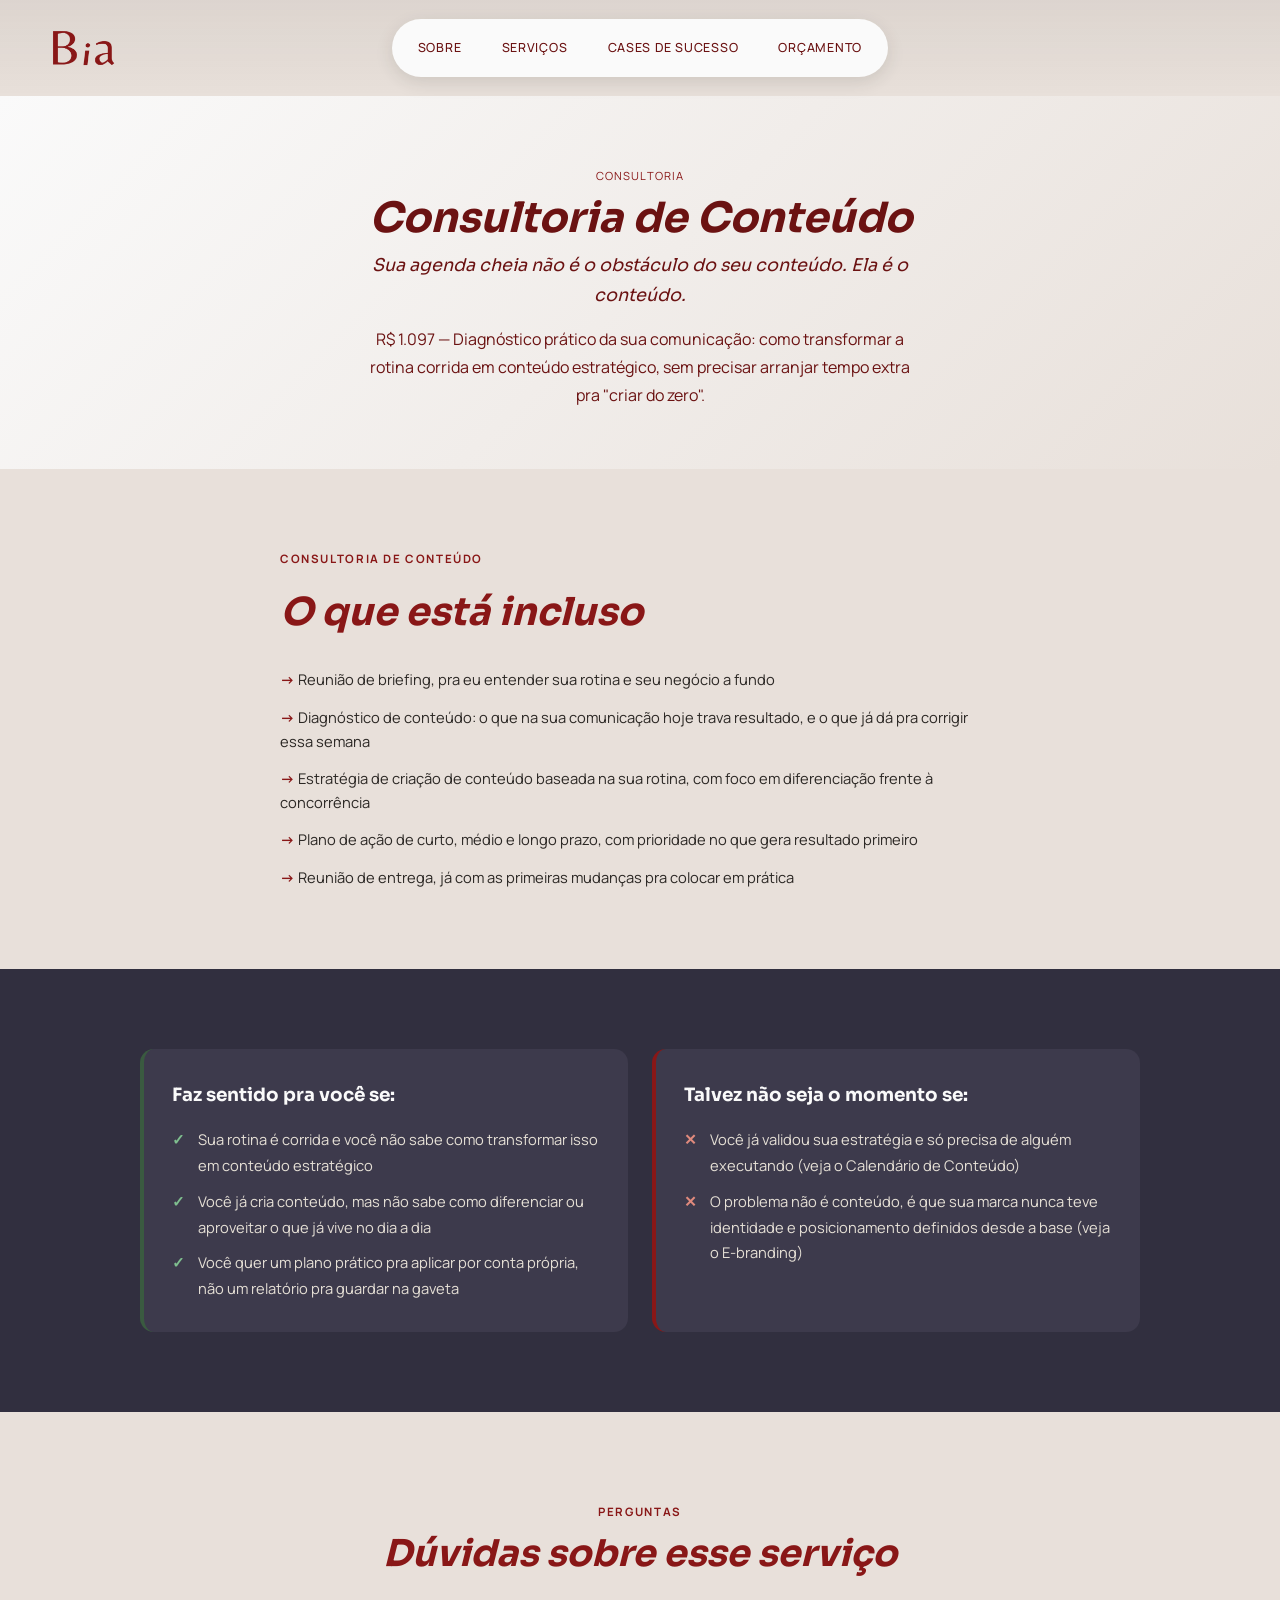
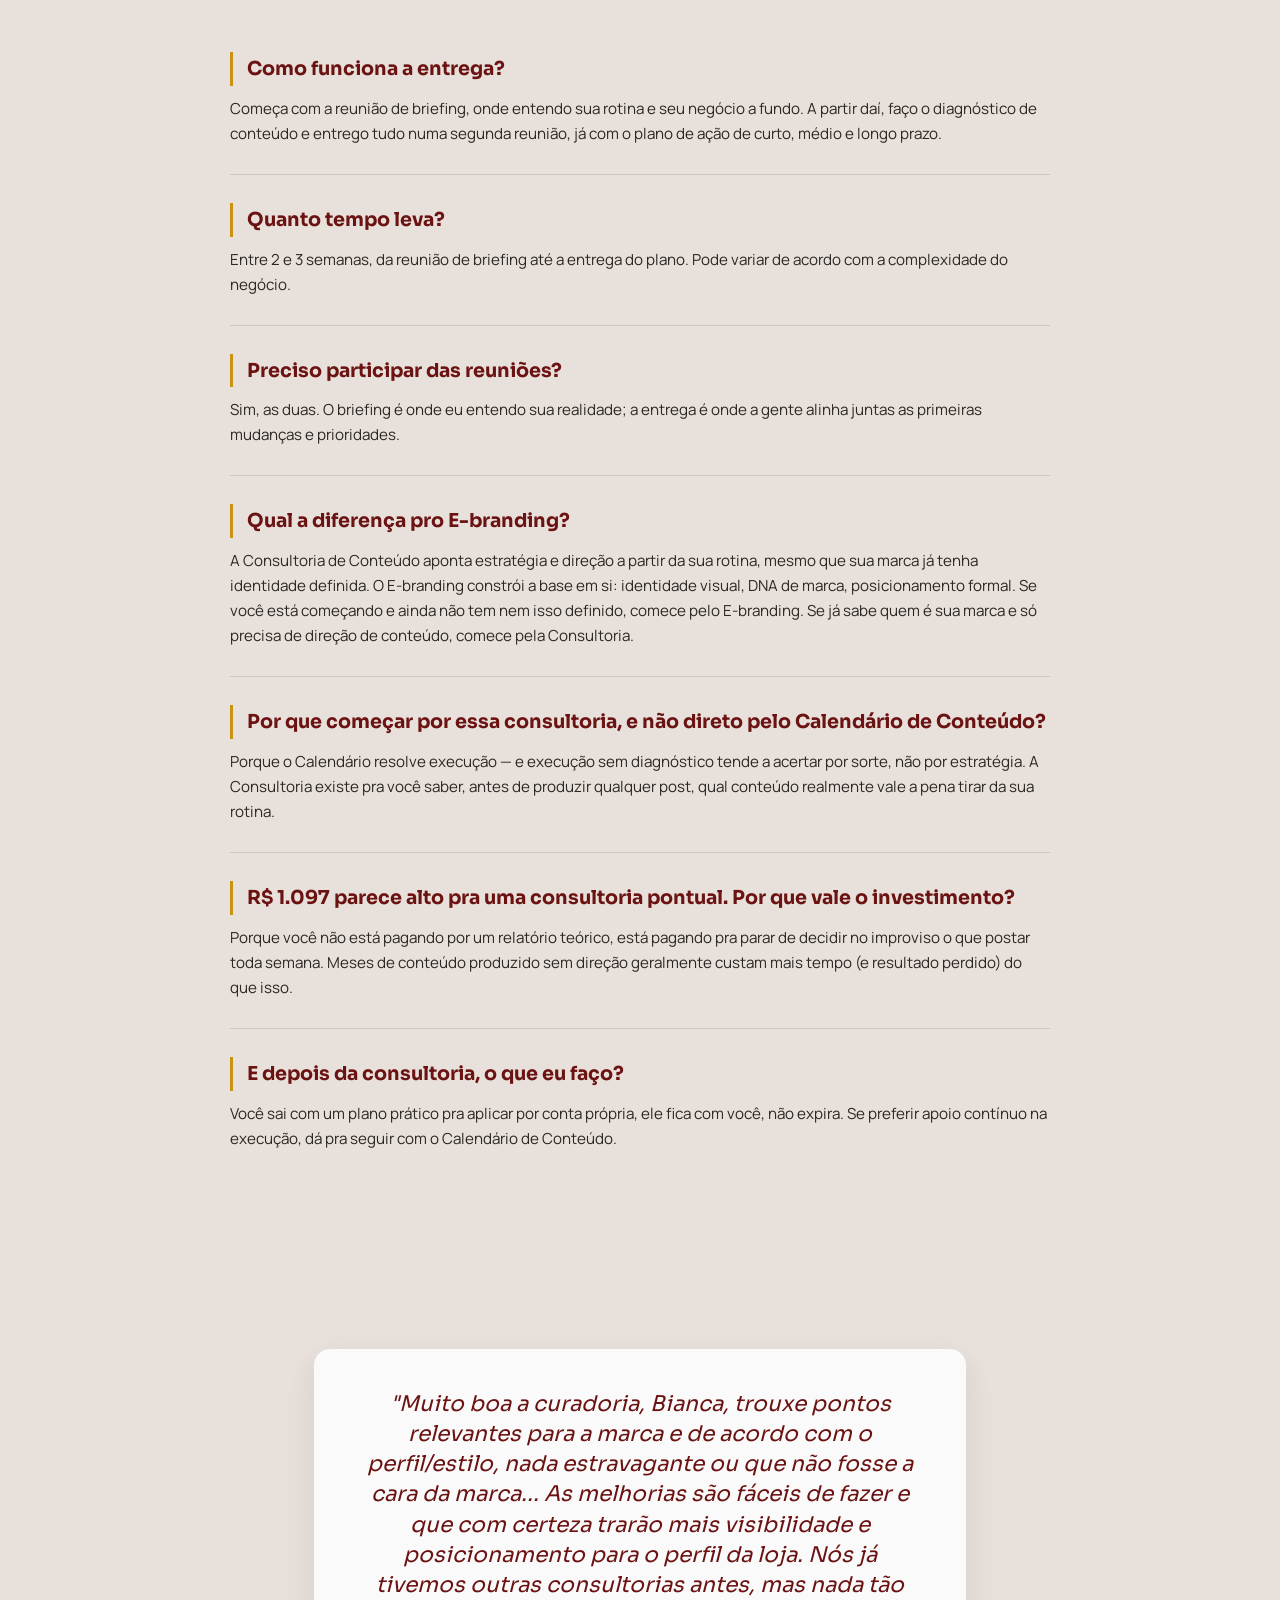
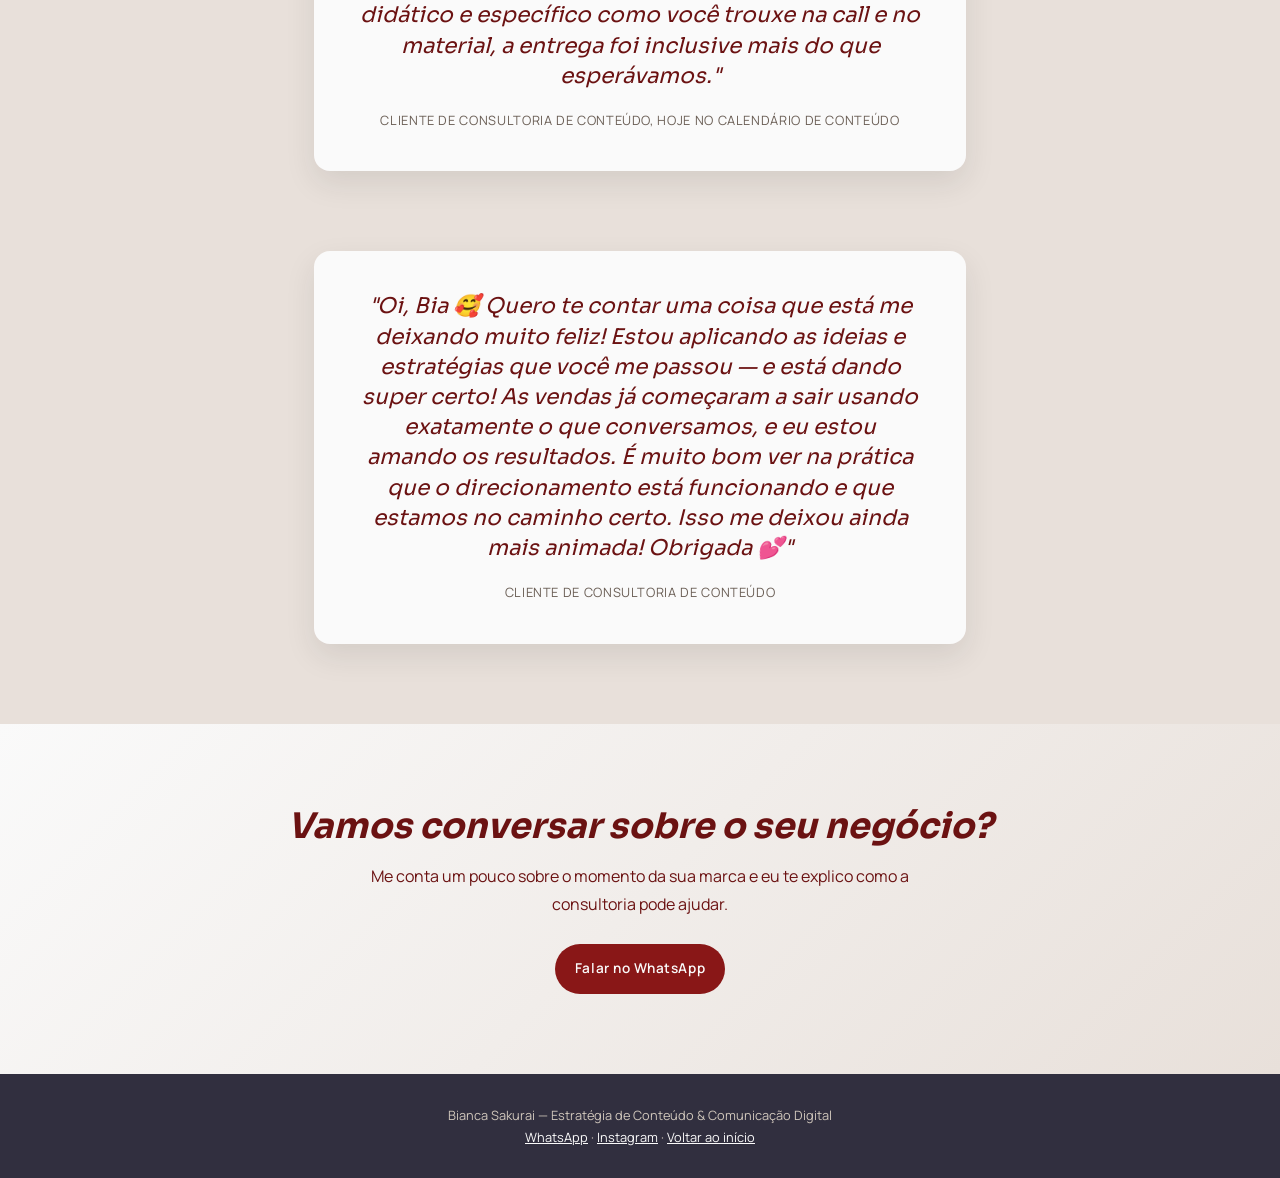
<file: consultoria.html>
<!DOCTYPE html>
<html lang="pt-BR">
<head>
<meta charset="UTF-8">
<meta name="viewport" content="width=device-width, initial-scale=1.0">
<title>Consultoria de Conteúdo — Bianca Sakurai</title>
<meta name="description" content="Consultoria de Conteúdo com a Bianca Sakurai: diagnóstico prático pra transformar sua rotina corrida em conteúdo estratégico.">
<link rel="stylesheet" href="style.css">
</head>
<body>

<nav class="site-nav">
  <a href="index.html#inicio" class="site-logo"><img src="assets/logo-bia.png" alt="Bia Sakurai"></a>
  <div class="nav-pill">
    <a href="index.html#inicio">Sobre</a>
    <a href="index.html#servicos">Serviços</a>
    <a href="cases.html">Cases de sucesso</a>
    <a href="index.html#orcamento">Orçamento</a>
  </div>
</nav>

<header class="cases-header">
  <div class="case-tag" style="text-align:center;">Consultoria</div>
  <h1 class="serif"><em>Consultoria de Conteúdo</em></h1>
  <p class="script" style="font-size:1.1rem; margin-top:6px;">Sua agenda cheia não é o obstáculo do seu conteúdo. Ela é o conteúdo.</p>
  <p>R$ 1.097 — Diagnóstico prático da sua comunicação: como transformar a rotina corrida em conteúdo estratégico, sem precisar arranjar tempo extra pra "criar do zero".</p>
</header>

<section class="servico-detalhe">
  <div class="servico-inner">
    <span class="kicker">Consultoria de Conteúdo</span>
    <h2 class="script">O que está incluso</h2>
    <ul class="case-list">
      <li>Reunião de briefing, pra eu entender sua rotina e seu negócio a fundo</li>
      <li>Diagnóstico de conteúdo: o que na sua comunicação hoje trava resultado, e o que já dá pra corrigir essa semana</li>
      <li>Estratégia de criação de conteúdo baseada na sua rotina, com foco em diferenciação frente à concorrência</li>
      <li>Plano de ação de curto, médio e longo prazo, com prioridade no que gera resultado primeiro</li>
      <li>Reunião de entrega, já com as primeiras mudanças pra colocar em prática</li>
    </ul>
  </div>
</section>

<section class="fit-section">
  <div class="fit-grid">
    <div class="fit-card sim">
      <h3>Faz sentido pra você se:</h3>
      <ul>
        <li>Sua rotina é corrida e você não sabe como transformar isso em conteúdo estratégico</li>
        <li>Você já cria conteúdo, mas não sabe como diferenciar ou aproveitar o que já vive no dia a dia</li>
        <li>Você quer um plano prático pra aplicar por conta própria, não um relatório pra guardar na gaveta</li>
      </ul>
    </div>
    <div class="fit-card nao">
      <h3>Talvez não seja o momento se:</h3>
      <ul>
        <li>Você já validou sua estratégia e só precisa de alguém executando (veja o Calendário de Conteúdo)</li>
        <li>O problema não é conteúdo, é que sua marca nunca teve identidade e posicionamento definidos desde a base (veja o E-branding)</li>
      </ul>
    </div>
  </div>
</section>

<section class="duvidas">
  <div class="duvidas-inner">
    <span class="kicker center">Perguntas</span>
    <h2 class="script">Dúvidas sobre esse serviço</h2>

    <div class="duvida-item">
      <h3>Como funciona a entrega?</h3>
      <p>Começa com a reunião de briefing, onde entendo sua rotina e seu negócio a fundo. A partir daí, faço o diagnóstico de conteúdo e entrego tudo numa segunda reunião, já com o plano de ação de curto, médio e longo prazo.</p>
    </div>

    <div class="duvida-item">
      <h3>Quanto tempo leva?</h3>
      <p>Entre 2 e 3 semanas, da reunião de briefing até a entrega do plano. Pode variar de acordo com a complexidade do negócio.</p>
    </div>

    <div class="duvida-item">
      <h3>Preciso participar das reuniões?</h3>
      <p>Sim, as duas. O briefing é onde eu entendo sua realidade; a entrega é onde a gente alinha juntas as primeiras mudanças e prioridades.</p>
    </div>

    <div class="duvida-item">
      <h3>Qual a diferença pro E-branding?</h3>
      <p>A Consultoria de Conteúdo aponta estratégia e direção a partir da sua rotina, mesmo que sua marca já tenha identidade definida. O E-branding constrói a base em si: identidade visual, DNA de marca, posicionamento formal. Se você está começando e ainda não tem nem isso definido, comece pelo E-branding. Se já sabe quem é sua marca e só precisa de direção de conteúdo, comece pela Consultoria.</p>
    </div>

    <div class="duvida-item">
      <h3>Por que começar por essa consultoria, e não direto pelo Calendário de Conteúdo?</h3>
      <p>Porque o Calendário resolve execução — e execução sem diagnóstico tende a acertar por sorte, não por estratégia. A Consultoria existe pra você saber, antes de produzir qualquer post, qual conteúdo realmente vale a pena tirar da sua rotina.</p>
    </div>

    <div class="duvida-item">
      <h3>R$ 1.097 parece alto pra uma consultoria pontual. Por que vale o investimento?</h3>
      <p>Porque você não está pagando por um relatório teórico, está pagando pra parar de decidir no improviso o que postar toda semana. Meses de conteúdo produzido sem direção geralmente custam mais tempo (e resultado perdido) do que isso.</p>
    </div>

    <div class="duvida-item">
      <h3>E depois da consultoria, o que eu faço?</h3>
      <p>Você sai com um plano prático pra aplicar por conta própria, ele fica com você, não expira. Se preferir apoio contínuo na execução, dá pra seguir com o Calendário de Conteúdo.</p>
    </div>
  </div>
</section>

<section class="feedback-quote">
  <div class="quote-box">
    <p class="quote-text">"Muito boa a curadoria, Bianca, trouxe pontos relevantes para a marca e de acordo com o perfil/estilo, nada estravagante ou que não fosse a cara da marca... As melhorias são fáceis de fazer e que com certeza trarão mais visibilidade e posicionamento para o perfil da loja. Nós já tivemos outras consultorias antes, mas nada tão didático e específico como você trouxe na call e no material, a entrega foi inclusive mais do que esperávamos."</p>
    <p class="autor">Cliente de Consultoria de Conteúdo, hoje no Calendário de Conteúdo</p>
  </div>
</section>

<section class="feedback-quote" style="padding-top:0;">
  <div class="quote-box">
    <p class="quote-text">"Oi, Bia 🥰 Quero te contar uma coisa que está me deixando muito feliz! Estou aplicando as ideias e estratégias que você me passou — e está dando super certo! As vendas já começaram a sair usando exatamente o que conversamos, e eu estou amando os resultados. É muito bom ver na prática que o direcionamento está funcionando e que estamos no caminho certo. Isso me deixou ainda mais animada! Obrigada 💕"</p>
    <p class="autor">Cliente de Consultoria de Conteúdo</p>
  </div>
</section>

<section class="cta-final" id="orcamento">
  <h2 class="script">Vamos conversar sobre o seu negócio?</h2>
  <p>Me conta um pouco sobre o momento da sua marca e eu te explico como a consultoria pode ajudar.</p>
  <a class="btn-whats" href="https://wa.me/message/MASXB7CFTPW6N1" target="_blank" rel="noopener">Falar no WhatsApp</a>
</section>

<footer>
  <p>Bianca Sakurai — Estratégia de Conteúdo &amp; Comunicação Digital</p>
  <p><a href="https://wa.me/message/MASXB7CFTPW6N1" target="_blank" rel="noopener">WhatsApp</a> · <a href="https://www.instagram.com/biayukisakurai/" target="_blank" rel="noopener">Instagram</a> · <a href="index.html">Voltar ao início</a></p>
</footer>

</body>
</html>
</file>
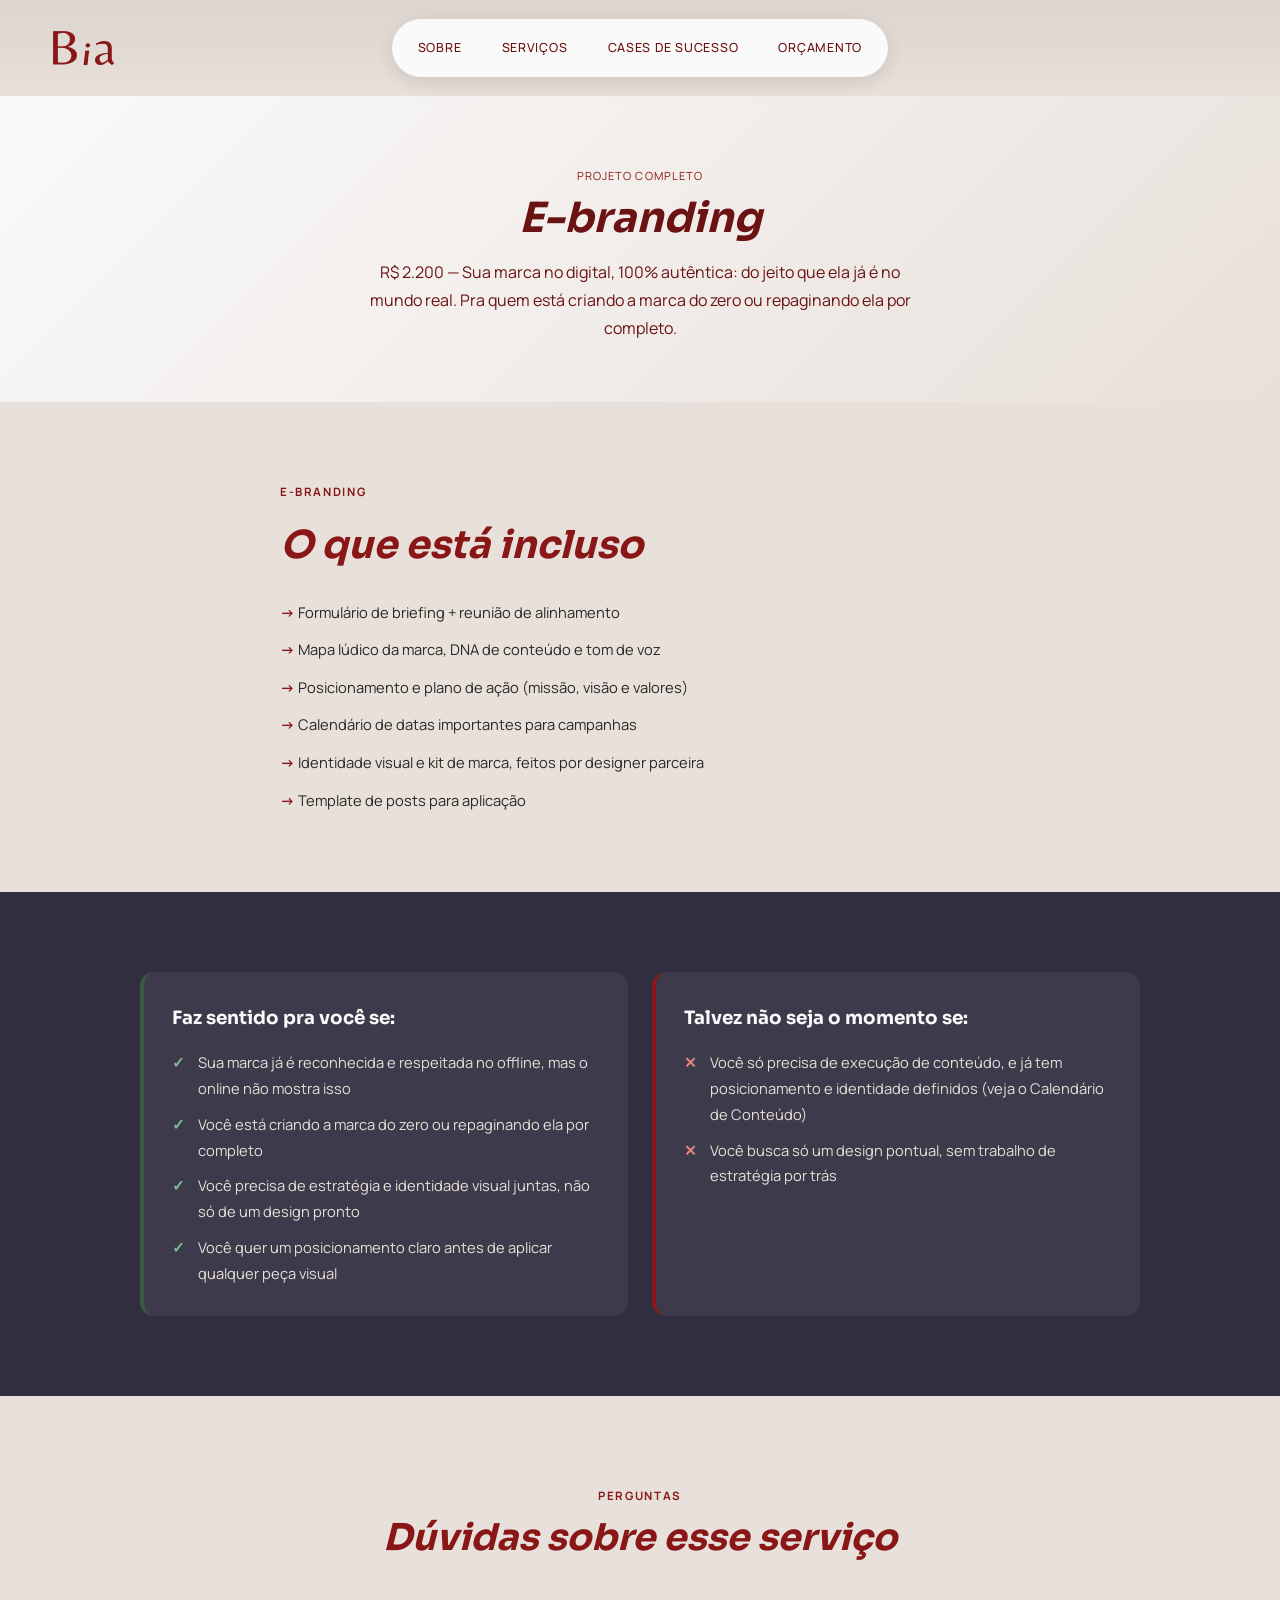
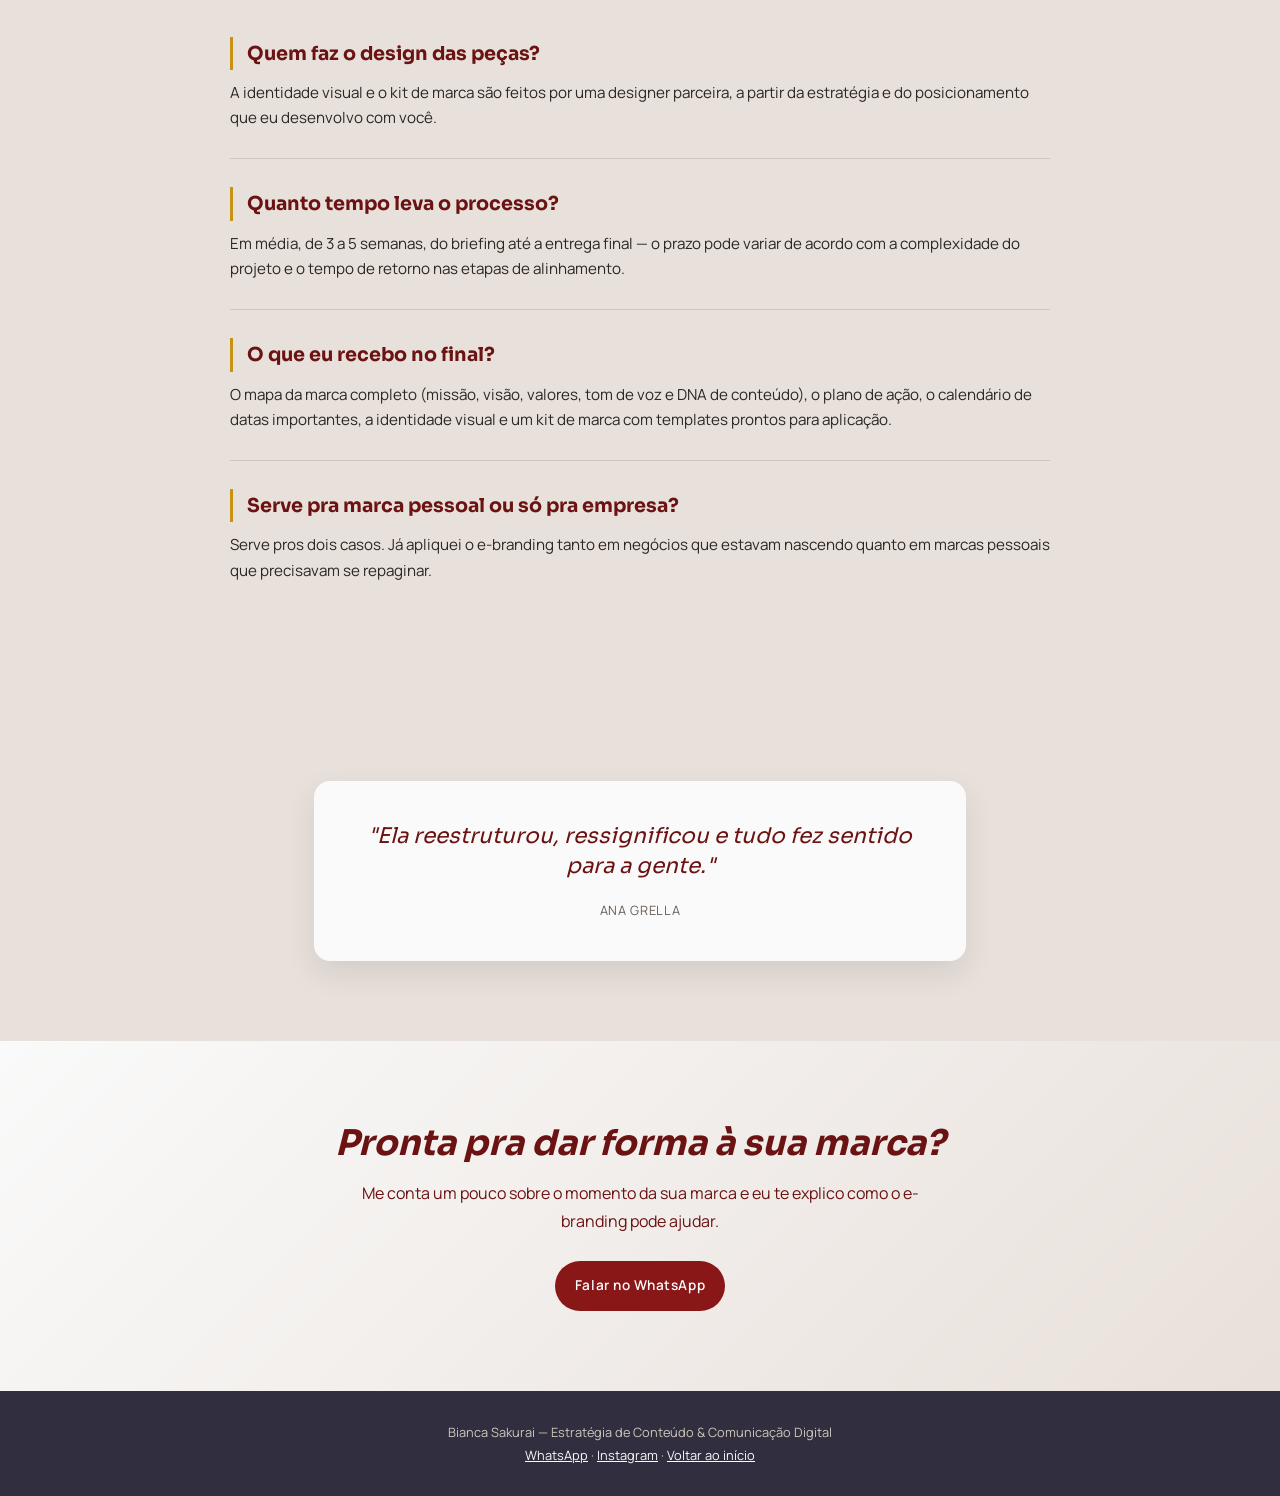
<file: ebranding.html>
<!DOCTYPE html>
<html lang="pt-BR">
<head>
<meta charset="UTF-8">
<meta name="viewport" content="width=device-width, initial-scale=1.0">
<title>E-branding — Bianca Sakurai</title>
<meta name="description" content="E-branding com a Bianca Sakurai: estratégia e identidade visual pra marcas que estão nascendo ou se repaginando.">
<link rel="stylesheet" href="style.css">
</head>
<body>

<nav class="site-nav">
  <a href="index.html#inicio" class="site-logo"><img src="assets/logo-bia.png" alt="Bia Sakurai"></a>
  <div class="nav-pill">
    <a href="index.html#inicio">Sobre</a>
    <a href="index.html#servicos">Serviços</a>
    <a href="cases.html">Cases de sucesso</a>
    <a href="index.html#orcamento">Orçamento</a>
  </div>
</nav>

<header class="cases-header">
  <div class="case-tag" style="text-align:center;">Projeto completo</div>
  <h1 class="serif"><em>E-branding</em></h1>
  <p>R$ 2.200 — Sua marca no digital, 100% autêntica: do jeito que ela já é no mundo real. Pra quem está criando a marca do zero ou repaginando ela por completo.</p>
</header>

<section class="servico-detalhe">
  <div class="servico-inner">
    <span class="kicker">E-branding</span>
    <h2 class="script">O que está incluso</h2>
    <ul class="case-list">
      <li>Formulário de briefing + reunião de alinhamento</li>
      <li>Mapa lúdico da marca, DNA de conteúdo e tom de voz</li>
      <li>Posicionamento e plano de ação (missão, visão e valores)</li>
      <li>Calendário de datas importantes para campanhas</li>
      <li>Identidade visual e kit de marca, feitos por designer parceira</li>
      <li>Template de posts para aplicação</li>
    </ul>
  </div>
</section>

<section class="fit-section">
  <div class="fit-grid">
    <div class="fit-card sim">
      <h3>Faz sentido pra você se:</h3>
      <ul>
        <li>Sua marca já é reconhecida e respeitada no offline, mas o online não mostra isso</li>
        <li>Você está criando a marca do zero ou repaginando ela por completo</li>
        <li>Você precisa de estratégia e identidade visual juntas, não só de um design pronto</li>
        <li>Você quer um posicionamento claro antes de aplicar qualquer peça visual</li>
      </ul>
    </div>
    <div class="fit-card nao">
      <h3>Talvez não seja o momento se:</h3>
      <ul>
        <li>Você só precisa de execução de conteúdo, e já tem posicionamento e identidade definidos (veja o Calendário de Conteúdo)</li>
        <li>Você busca só um design pontual, sem trabalho de estratégia por trás</li>
      </ul>
    </div>
  </div>
</section>

<section class="duvidas">
  <div class="duvidas-inner">
    <span class="kicker center">Perguntas</span>
    <h2 class="script">Dúvidas sobre esse serviço</h2>

    <div class="duvida-item">
      <h3>Quem faz o design das peças?</h3>
      <p>A identidade visual e o kit de marca são feitos por uma designer parceira, a partir da estratégia e do posicionamento que eu desenvolvo com você.</p>
    </div>

    <div class="duvida-item">
      <h3>Quanto tempo leva o processo?</h3>
      <p>Em média, de 3 a 5 semanas, do briefing até a entrega final — o prazo pode variar de acordo com a complexidade do projeto e o tempo de retorno nas etapas de alinhamento.</p>
    </div>

    <div class="duvida-item">
      <h3>O que eu recebo no final?</h3>
      <p>O mapa da marca completo (missão, visão, valores, tom de voz e DNA de conteúdo), o plano de ação, o calendário de datas importantes, a identidade visual e um kit de marca com templates prontos para aplicação.</p>
    </div>

    <div class="duvida-item">
      <h3>Serve pra marca pessoal ou só pra empresa?</h3>
      <p>Serve pros dois casos. Já apliquei o e-branding tanto em negócios que estavam nascendo quanto em marcas pessoais que precisavam se repaginar.</p>
    </div>
  </div>
</section>

<section class="feedback-quote">
  <div class="quote-box">
    <p class="quote-text">"Ela reestruturou, ressignificou e tudo fez sentido para a gente."</p>
    <p class="autor">Ana Grella</p>
  </div>
</section>

<section class="cta-final" id="orcamento">
  <h2 class="script">Pronta pra dar forma à sua marca?</h2>
  <p>Me conta um pouco sobre o momento da sua marca e eu te explico como o e-branding pode ajudar.</p>
  <a class="btn-whats" href="https://wa.me/message/MASXB7CFTPW6N1" target="_blank" rel="noopener">Falar no WhatsApp</a>
</section>

<footer>
  <p>Bianca Sakurai — Estratégia de Conteúdo &amp; Comunicação Digital</p>
  <p><a href="https://wa.me/message/MASXB7CFTPW6N1" target="_blank" rel="noopener">WhatsApp</a> · <a href="https://www.instagram.com/biayukisakurai/" target="_blank" rel="noopener">Instagram</a> · <a href="index.html">Voltar ao início</a></p>
</footer>

</body>
</html>
</file>
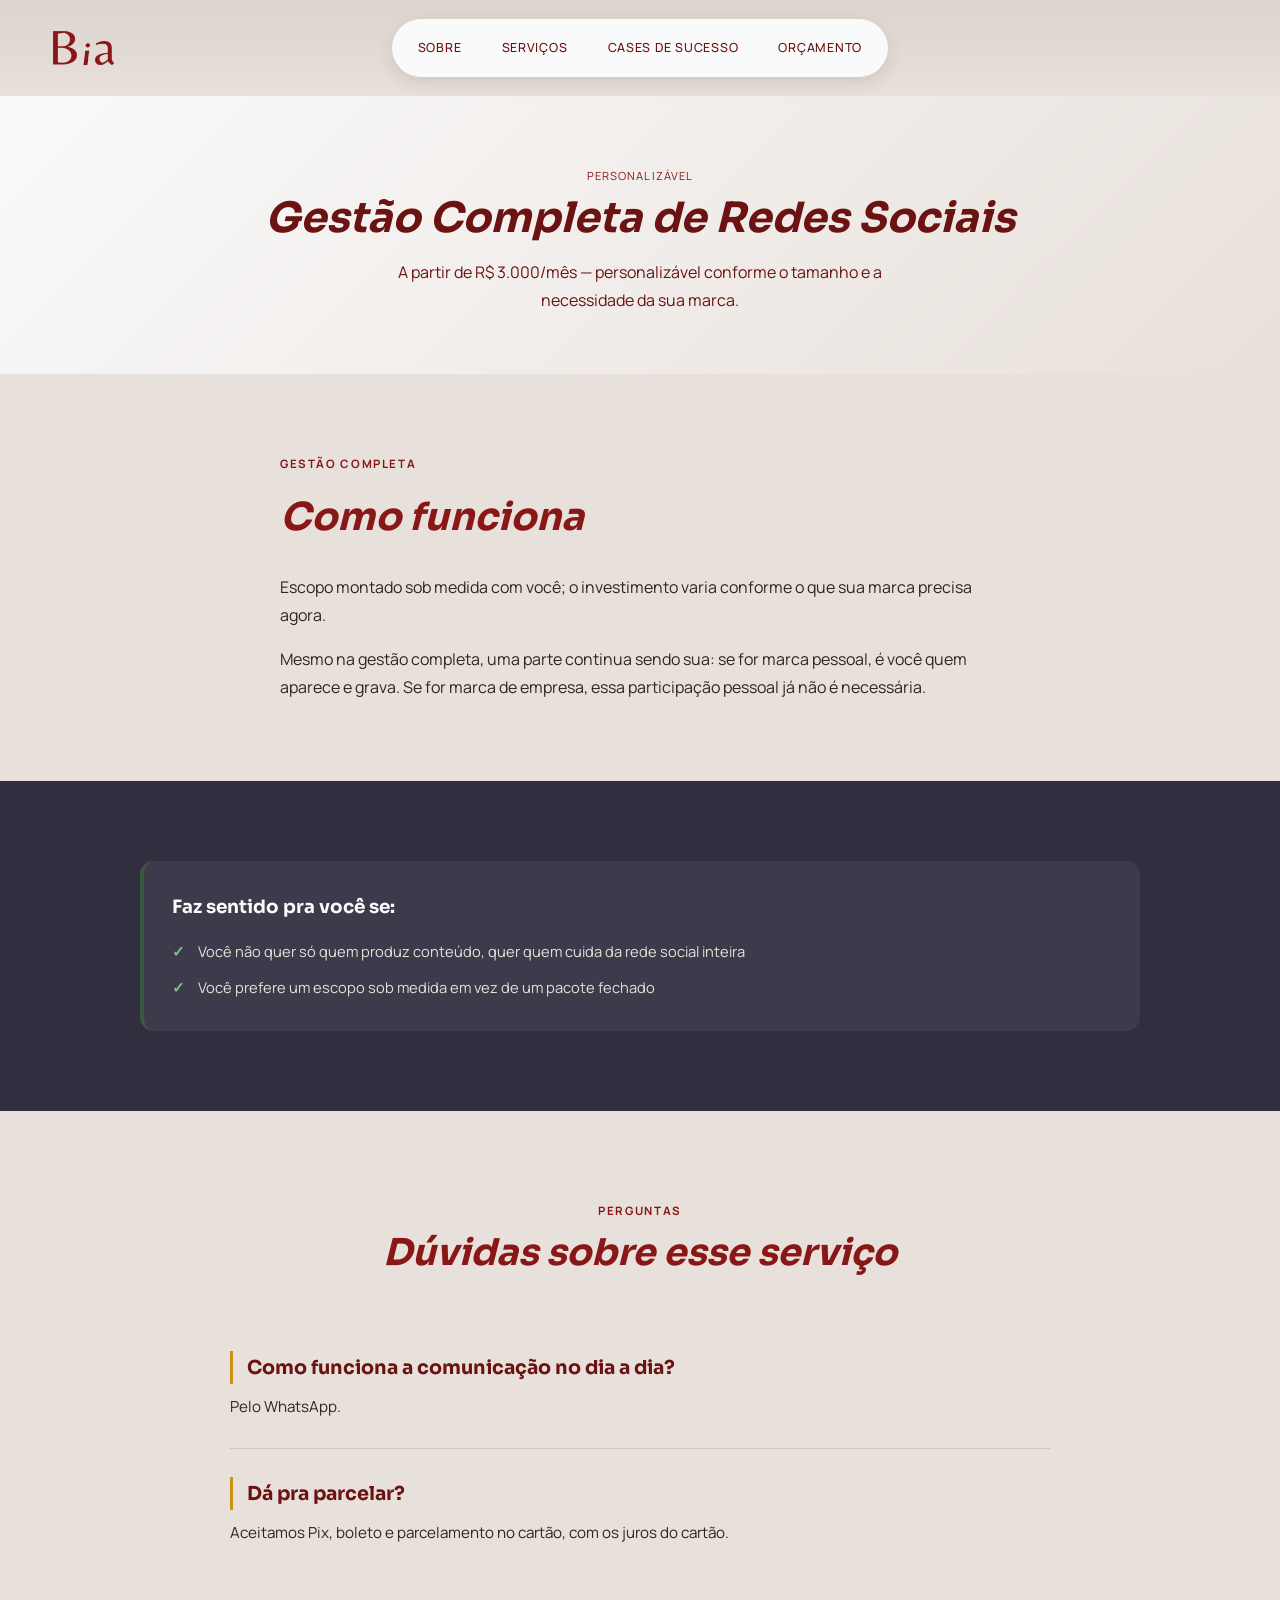
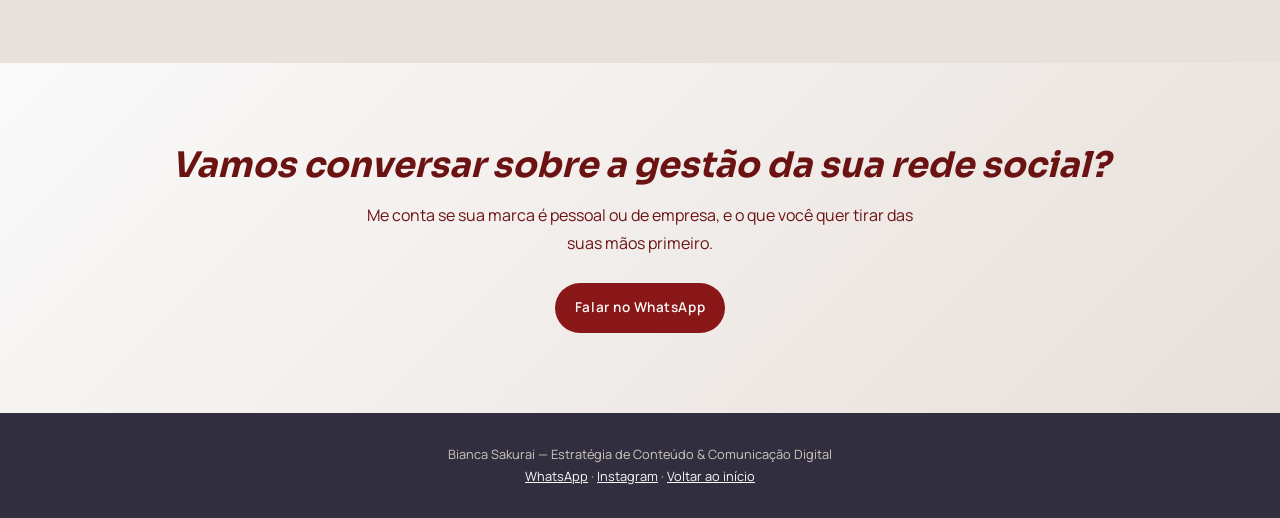
<file: gestao-completa.html>
<!DOCTYPE html>
<html lang="pt-BR">
<head>
<meta charset="UTF-8">
<meta name="viewport" content="width=device-width, initial-scale=1.0">
<title>Gestão Completa de Redes Sociais — Bianca Sakurai</title>
<meta name="description" content="Gestão Completa de Redes Sociais com a Bianca Sakurai: escopo sob medida pra quem quer entregar a rede social inteira nas mãos de alguém de confiança.">
<link rel="stylesheet" href="style.css">
</head>
<body>

<nav class="site-nav">
  <a href="index.html#inicio" class="site-logo"><img src="assets/logo-bia.png" alt="Bia Sakurai"></a>
  <div class="nav-pill">
    <a href="index.html#inicio">Sobre</a>
    <a href="index.html#servicos">Serviços</a>
    <a href="cases.html">Cases de sucesso</a>
    <a href="index.html#orcamento">Orçamento</a>
  </div>
</nav>

<header class="cases-header">
  <div class="case-tag" style="text-align:center;">Personalizável</div>
  <h1 class="serif"><em>Gestão Completa de Redes Sociais</em></h1>
  <p>A partir de R$ 3.000/mês — personalizável conforme o tamanho e a necessidade da sua marca.</p>
</header>

<section class="servico-detalhe">
  <div class="servico-inner">
    <span class="kicker">Gestão Completa</span>
    <h2 class="script">Como funciona</h2>
    <p style="margin-bottom:16px;">Escopo montado sob medida com você; o investimento varia conforme o que sua marca precisa agora.</p>
    <p>Mesmo na gestão completa, uma parte continua sendo sua: se for marca pessoal, é você quem aparece e grava. Se for marca de empresa, essa participação pessoal já não é necessária.</p>
  </div>
</section>

<section class="fit-section">
  <div class="fit-grid">
    <div class="fit-card sim" style="grid-column: 1 / -1;">
      <h3>Faz sentido pra você se:</h3>
      <ul>
        <li>Você não quer só quem produz conteúdo, quer quem cuida da rede social inteira</li>
        <li>Você prefere um escopo sob medida em vez de um pacote fechado</li>
      </ul>
    </div>
  </div>
</section>

<section class="duvidas">
  <div class="duvidas-inner">
    <span class="kicker center">Perguntas</span>
    <h2 class="script">Dúvidas sobre esse serviço</h2>

    <div class="duvida-item">
      <h3>Como funciona a comunicação no dia a dia?</h3>
      <p>Pelo WhatsApp.</p>
    </div>

    <div class="duvida-item">
      <h3>Dá pra parcelar?</h3>
      <p>Aceitamos Pix, boleto e parcelamento no cartão, com os juros do cartão.</p>
    </div>
  </div>
</section>

<section class="cta-final" id="orcamento">
  <h2 class="script">Vamos conversar sobre a gestão da sua rede social?</h2>
  <p>Me conta se sua marca é pessoal ou de empresa, e o que você quer tirar das suas mãos primeiro.</p>
  <a class="btn-whats" href="https://wa.me/message/MASXB7CFTPW6N1" target="_blank" rel="noopener">Falar no WhatsApp</a>
</section>

<footer>
  <p>Bianca Sakurai — Estratégia de Conteúdo &amp; Comunicação Digital</p>
  <p><a href="https://wa.me/message/MASXB7CFTPW6N1" target="_blank" rel="noopener">WhatsApp</a> · <a href="https://www.instagram.com/biayukisakurai/" target="_blank" rel="noopener">Instagram</a> · <a href="index.html">Voltar ao início</a></p>
</footer>

</body>
</html>
</file>
<file: style.css>
/* =========================================
   Bianca Sakurai — site autoral
   Paleta e tipografia inspiradas no design do Canva
   ========================================= */

/* Fontes e cores oficiais do kit de marca "biay" (Canva Brand Kit) */
@import url('https://fonts.googleapis.com/css2?family=Belleza&family=Sora:ital,wght@0,400;0,500;0,600;0,700;0,800;1,400;1,600&family=Manrope:wght@400;500;600;700;800&display=swap');

:root{
  --cream: #e8e0da;
  --cream-2: #fafafa;
  --dark: #312f3f;
  --dark-2: #3d3a4c;
  --maroon: #891717;
  --maroon-dark: #6b1212;
  --text: #2b2724;
  --text-light: #fafafa;
  --muted: #6b5f56;
  --gold: #c99213;
  --whatsapp: #3a5a40;
  max-width: 100%;
}

*{ box-sizing: border-box; margin:0; padding:0; }

html{ scroll-behavior: smooth; }

body{
  font-family: 'Manrope', sans-serif;
  color: var(--text);
  background: var(--cream);
  line-height: 1.75;
  overflow-x: hidden;
}

img{ max-width:100%; display:block; }

a{ color: inherit; text-decoration:none; }

.script{
  font-family: 'Sora', sans-serif;
  font-style: italic;
}

.serif{
  font-family: 'Sora', sans-serif;
}

.condensed{
  font-family: 'Sora', sans-serif;
  letter-spacing: 0.02em;
}

/* ---------- NAV ---------- */
.site-nav{
  position: sticky;
  top: 0;
  z-index: 50;
  display:grid;
  grid-template-columns: 1fr auto 1fr;
  align-items:center;
  gap: 16px;
  padding: 18px 32px;
  background: linear-gradient(180deg, rgba(43,39,36,0.06), transparent);
}

.site-logo{
  flex-shrink: 0;
  display:flex;
  align-items:center;
  justify-self: start;
}

.site-logo img{
  height: 44px;
  width: auto;
}

.site-nav .nav-pill{
  grid-column: 2;
  justify-self: center;
}

.site-nav .nav-pill{
  display:flex;
  gap: 8px;
  background: var(--cream-2);
  border-radius: 999px;
  padding: 10px 10px;
  box-shadow: 0 6px 18px rgba(43,39,36,0.12);
  flex-wrap: wrap;
  justify-content: center;
}

.site-nav a{
  font-family: 'Manrope', sans-serif;
  font-size: 0.78rem;
  letter-spacing: 0.06em;
  text-transform: uppercase;
  font-weight: 500;
  text-decoration: underline;
  text-decoration-color: transparent;
  padding: 8px 16px;
  border-radius: 999px;
  color: var(--maroon-dark);
  transition: background .2s ease, color .2s ease;
  white-space: nowrap;
}

.site-nav a:hover,
.site-nav a.active{
  background: var(--maroon);
  color: var(--text-light);
}

.nav-tagline{
  grid-column: 3;
  justify-self: end;
  max-width: 300px;
  font-family: 'Sora', sans-serif;
  font-size: 0.72rem;
  font-style: italic;
  line-height: 1.4;
  letter-spacing: 0.01em;
  color: var(--dark);
  opacity: 0.55;
  text-align: right;
}

@media (max-width: 700px){
  .nav-tagline{ display:none; }
}

@media (max-width: 640px){
  .site-nav{
    grid-template-columns: 1fr;
    justify-items: center;
    gap: 10px;
    padding: 14px 16px;
  }

  .site-logo{
    grid-column: 1;
    justify-self: center;
  }

  .site-nav .nav-pill{
    grid-column: 1;
    width: 100%;
    max-width: 100%;
    flex-wrap: nowrap;
    justify-content: flex-start;
    overflow-x: auto;
    -webkit-overflow-scrolling: touch;
    scrollbar-width: none;
  }

  .site-nav .nav-pill::-webkit-scrollbar{ display:none; }

  .site-nav a{
    font-size: 0.7rem;
    padding: 8px 12px;
  }
}

/* ---------- HERO ---------- */
.hero{
  background: linear-gradient(135deg, var(--cream-2) 0%, var(--cream) 100%);
  padding: 60px 24px 80px;
  text-align:center;
}

.hero-img{
  max-width: 1150px;
  width: 100%;
  margin: 0 auto;
}

/* ---------- SOBRE ---------- */
.sobre{
  background: var(--cream);
  padding: 90px 24px;
}

.sobre-grid{
  max-width: 1200px;
  margin: 0 auto;
  display:grid;
  grid-template-columns: 0.85fr 1.15fr;
  gap: 60px;
  align-items:center;
}

.sobre-title{
  font-family: 'Sora', sans-serif;
  font-weight: 900;
  font-style: normal;
  font-size: clamp(3.5rem, 8vw, 6rem);
  color: var(--dark);
  line-height: 0.9;
  margin-bottom: 24px;
}

.sobre-img{
  width: 100%;
  max-width: 520px;
  margin: 0 auto;
}

.photo-box{
  position: relative;
  background: var(--dark);
  border: 6px solid var(--cream-2);
  box-shadow: 0 14px 34px rgba(43,39,36,0.25);
  aspect-ratio: 4/5;
  border-radius: 4px;
  display:flex;
  align-items:center;
  justify-content:center;
  color: var(--cream-2);
  text-align:center;
  font-size: 0.85rem;
  padding: 20px;
}

.photo-box img{
  position:absolute;
  inset:0;
  width:100%;
  height:100%;
  object-fit: cover;
  border-radius: 2px;
}

.badge{
  position:absolute;
  width: 130px;
  height: auto;
  filter: drop-shadow(0 6px 10px rgba(0,0,0,.25));
}
.badge.b1{ top: -18px; right: 10px; width: 110px; }
.badge.b2{ bottom: 90px; right: -40px; width: 120px; }
.badge.b3{ bottom: -18px; left: -30px; width: 110px; }

.bemvindo{
  max-width: 760px;
  margin: 0 auto;
}

.bemvindo h2{
  font-family: 'Belleza', serif;
  font-size: clamp(2.2rem, 5vw, 3.2rem);
  color: var(--maroon);
  margin-bottom: 4px;
}

.bemvindo .subtitle{
  font-family:'Sora', sans-serif;
  letter-spacing: 0.02em;
  color: var(--maroon-dark);
  font-size: 1.3rem;
  margin-bottom: 22px;
}

.bemvindo p{
  margin-bottom: 22px;
  color: var(--text);
  font-size: 1rem;
}

.bemvindo .quote{
  font-family:'Belleza', serif;
  font-weight: 700;
  font-style: italic;
  text-decoration: underline;
  color: var(--maroon-dark);
}

/* ---------- KICKER (eyebrow label) ---------- */
.kicker{
  display:block;
  text-align:left;
  font-family:'Manrope', sans-serif;
  font-size: 0.72rem;
  font-weight: 700;
  letter-spacing: 0.14em;
  text-transform: uppercase;
  color: var(--maroon);
  margin-bottom: 10px;
}

.kicker.light{ color: #e7c9a9; }
.kicker.center{ text-align:center; }

/* ---------- TRUST BAR ---------- */
.trust-bar{
  background: var(--cream-2);
  padding: 44px 24px;
  border-top: 1px solid rgba(43,39,36,0.08);
  border-bottom: 1px solid rgba(43,39,36,0.08);
}

.trust-bar-inner{
  max-width: 760px;
  margin: 0 auto;
  display:grid;
  grid-template-columns: repeat(3, 1fr);
  gap: 24px;
}

@media (max-width: 760px){
  .trust-bar-inner{ grid-template-columns: 1fr; row-gap: 28px; }
}

.trust-item{
  display:flex;
  flex-direction:column;
  align-items:center;
  text-align:center;
  gap: 8px;
}

.trust-item svg{
  width: 26px;
  height: 26px;
  color: var(--maroon);
}

.trust-item .num{
  font-family:'Sora', sans-serif;
  font-weight: 700;
  font-size: 1.25rem;
  color: var(--dark);
}

.trust-item .label{
  font-size: 0.76rem;
  color: var(--muted);
  line-height: 1.35;
  max-width: 150px;
}

/* ---------- DEPOIMENTO EM DESTAQUE (home) ---------- */
.home-quote{
  background: var(--dark);
  color: var(--text-light);
  padding: 80px 24px;
  text-align:center;
}

.home-quote .mark{
  font-family:'Sora', sans-serif;
  font-size: 2.6rem;
  color: #e7c9a9;
  line-height: 1;
  margin-bottom: 10px;
}

.home-quote blockquote{
  font-family:'Belleza', serif;
  font-style: italic;
  font-size: 1.3rem;
  max-width: 680px;
  margin: 0 auto 18px;
  line-height: 1.55;
}

.home-quote .autor{
  font-size: 0.78rem;
  color: #cfc6bb;
  text-transform: uppercase;
  letter-spacing: .06em;
}

/* ---------- CASE PROOF (prints de números) ---------- */
.case-proof{
  margin-top: 18px;
}

.case-proof img{
  width: 100%;
  max-width: 620px;
  border-radius: 12px;
  border: 1px solid rgba(43,39,36,0.12);
  box-shadow: 0 12px 28px rgba(0,0,0,0.12);
  display:block;
}

.case-proof-caption{
  font-size: 0.78rem;
  color: var(--muted);
  font-style: italic;
  margin-top: 8px;
}

/* ---------- LINK PORTFÓLIO ---------- */
.portfolio-link{
  background: var(--cream);
  text-align:center;
  padding: 0 24px 90px;
}

.portfolio-link a{
  display:inline-block;
  font-family: 'Sora', sans-serif;
  font-style: italic;
  font-size: 1.2rem;
  color: var(--maroon);
  border-bottom: 1px solid var(--maroon);
  padding-bottom: 4px;
  transition: color .2s ease, border-color .2s ease;
}

.portfolio-link a:hover{
  color: var(--maroon-dark);
  border-color: var(--maroon-dark);
}

/* ---------- COMO POSSO AJUDAR / PRODUTOS ---------- */
.ajudar{
  background: var(--dark);
  color: var(--text-light);
  padding: 90px 24px;
}

.ajudar-header{
  text-align:center;
  max-width: 700px;
  margin: 0 auto 60px;
}

.ajudar-header h2{
  font-size: clamp(1.9rem, 4.5vw, 2.7rem);
  line-height: 1.2;
  margin-bottom: 14px;
}

.ajudar-header p{
  color: #cfc6bb;
  font-size: 1rem;
}

.produtos-grid{
  max-width: 1080px;
  margin: 0 auto;
  display:grid;
  grid-template-columns: repeat(2, 1fr);
  gap: 28px;
}

@media (max-width: 760px){
  .produtos-grid{ grid-template-columns: 1fr; }
  .sobre-grid{ grid-template-columns: 1fr; }
  .stats-grid{ grid-template-columns: 1fr 1fr; }
}

.produto-card{
  background: var(--dark-2);
  border: 1px solid rgba(245,239,229,0.12);
  border-radius: 14px;
  padding: 32px 28px;
  display:flex;
  flex-direction:column;
  gap: 14px;
}

.produto-card .icon{
  width: 44px;
  height: 44px;
  border-radius: 12px;
  background: rgba(201,146,19,0.16);
  display:flex;
  align-items:center;
  justify-content:center;
  margin-bottom: 2px;
}

.produto-card .icon svg{
  width: 22px;
  height: 22px;
  color: var(--gold);
}

.produto-card .tag{
  align-self:flex-start;
  font-size: 0.65rem;
  letter-spacing: .1em;
  text-transform: uppercase;
  background: rgba(245,239,229,0.1);
  padding: 5px 12px;
  border-radius: 999px;
  color: #cfc6bb;
}

.produto-card h3{
  font-family:'Sora', sans-serif;
  font-size: 1.5rem;
  color: var(--text-light);
}

.produto-card .preco{
  font-family:'Sora', sans-serif;
  font-size: 1.4rem;
  color: #e7c9a9;
  font-weight: 700;
}

.produto-card .preco span{
  font-size: 0.8rem;
  font-weight: 400;
  color: #cfc6bb;
}

.produto-card .para-quem{
  font-style: italic;
  color: #cfc6bb;
  font-size: 0.92rem;
  border-left: 2px solid var(--maroon);
  padding-left: 12px;
}

.produto-card ul{
  list-style:none;
  display:flex;
  flex-direction:column;
  gap: 8px;
  font-size: 0.92rem;
  color: #e6e0d6;
}

.produto-card ul li::before{
  content: "✓ ";
  color: #b98b4e;
  font-weight:700;
}

.btn-whats{
  margin-top: auto;
  display:inline-flex;
  align-items:center;
  justify-content:center;
  gap: 8px;
  background: var(--maroon);
  color: var(--text-light);
  padding: 13px 20px;
  border-radius: 999px;
  font-size: 0.85rem;
  letter-spacing: .04em;
  font-weight: 600;
  transition: background .2s ease, transform .2s ease;
}

.btn-whats:hover{
  background: #92332f;
  transform: translateY(-1px);
}

.saiba-mais{
  text-align:center;
  font-size: 0.8rem;
  color: #cfc6bb;
  text-decoration: underline;
  margin-top: -4px;
}

.saiba-mais:hover{
  color: var(--text-light);
}

/* ---------- PÁGINA DE SERVIÇO ---------- */
.servico-detalhe{
  background: var(--cream);
  padding: 80px 24px;
}

.servico-inner{
  max-width: 720px;
  margin: 0 auto;
}

.servico-inner h2{
  font-size: clamp(1.8rem, 4vw, 2.4rem);
  color: var(--maroon);
  margin-bottom: 22px;
}

.fit-section{
  background: var(--dark);
  padding: 80px 24px;
}

.fit-grid{
  max-width: 1000px;
  margin: 0 auto;
  display:grid;
  grid-template-columns: 1fr 1fr;
  gap: 24px;
}

@media (max-width: 760px){
  .fit-grid{ grid-template-columns: 1fr; }
}

.fit-card{
  background: var(--dark-2);
  border-radius: 14px;
  padding: 30px 28px;
  border-left: 4px solid var(--whatsapp);
}

.fit-card.nao{
  border-left: 4px solid var(--maroon);
}

.fit-card h3{
  font-family: 'Sora', sans-serif;
  color: var(--text-light);
  font-size: 1.15rem;
  margin-bottom: 16px;
}

.fit-card ul{
  list-style:none;
  display:flex;
  flex-direction:column;
  gap: 10px;
}

.fit-card li{
  font-size: 0.92rem;
  color: #e6e0d6;
  padding-left: 26px;
  position: relative;
}

.fit-card.sim li::before{
  content: "✓";
  position:absolute;
  left:0;
  color: #7fbf8f;
  font-weight:700;
}

.fit-card.nao li::before{
  content: "✕";
  position:absolute;
  left:0;
  color: #e08a7d;
  font-weight:700;
}

.feedback-quote{
  max-width: 700px;
  margin: 0 auto;
  padding: 80px 24px;
}

.feedback-quote .quote-box{
  background: var(--cream-2);
  border-radius: 16px;
  padding: 40px 44px;
  text-align:center;
  box-shadow: 0 12px 30px rgba(43,39,36,0.1);
}

.feedback-quote .quote-text{
  font-family: 'Sora', sans-serif;
  font-style: italic;
  font-size: 1.35rem;
  color: var(--maroon-dark);
  margin-bottom: 18px;
  line-height: 1.4;
}

.feedback-quote .autor{
  font-size: 0.8rem;
  color: var(--muted);
  text-transform: uppercase;
  letter-spacing: .05em;
}

/* ---------- DÚVIDAS FREQUENTES ---------- */
.duvidas{
  background: var(--cream);
  padding: 90px 24px;
}

.duvidas-inner{
  max-width: 820px;
  margin: 0 auto;
}

.duvidas-inner h2{
  text-align:center;
  font-size: clamp(1.8rem, 4vw, 2.3rem);
  line-height: 1.2;
  color: var(--maroon);
  margin-bottom: 48px;
}

.duvida-item{
  padding: 28px 0;
  border-bottom: 1px solid rgba(43,39,36,0.14);
}

.duvida-item:last-child{
  border-bottom: none;
}

.duvida-item h3{
  font-family: 'Sora', sans-serif;
  font-size: 1.2rem;
  color: var(--maroon-dark);
  margin-bottom: 10px;
  padding-left: 14px;
  border-left: 3px solid var(--gold);
}

.duvida-item p{
  font-size: 0.95rem;
  color: var(--text);
  line-height: 1.65;
}

/* ---------- ORÇAMENTO / CTA FINAL ---------- */
.cta-final{
  background: linear-gradient(135deg, var(--cream-2) 0%, var(--cream) 100%);
  padding: 80px 24px;
  text-align:center;
}

.cta-final h2{
  font-size: clamp(1.7rem, 4vw, 2.2rem);
  line-height: 1.25;
  color: var(--maroon-dark);
  margin-bottom: 14px;
}

.cta-final p{
  color: var(--maroon-dark);
  max-width: 560px;
  margin: 0 auto 26px;
}

.cta-final .btn-whats{
  display:inline-flex;
}

/* ---------- FOOTER ---------- */
footer{
  background: var(--dark);
  color: #cfc6bb;
  text-align:center;
  padding: 30px 24px;
  font-size: 0.8rem;
}

footer a{
  color: var(--text-light);
  text-decoration: underline;
}

/* ---------- CASES PAGE ---------- */
.cases-header{
  background: linear-gradient(135deg, var(--cream-2) 0%, var(--cream) 100%);
  padding: 70px 24px 60px;
  text-align:center;
}

.cases-header h1{
  font-size: clamp(1.8rem, 4.5vw, 2.6rem);
  line-height: 1.2;
  color: var(--maroon-dark);
}

.cases-header p{
  max-width: 560px;
  margin: 14px auto 0;
  color: var(--maroon-dark);
}

.case-block{
  padding: 70px 24px;
  border-bottom: 1px solid rgba(43,39,36,0.1);
}

.case-block:nth-child(even){
  background: var(--dark);
  color: var(--text-light);
}

.case-inner{
  display:grid;
  grid-template-columns: 1fr 1fr;
  gap: 50px;
  align-items:start;
  max-width: 1000px;
  margin: 0 auto;
}

@media (max-width: 760px){
  .case-inner{ grid-template-columns: 1fr; }
}

.case-inner.sem-stats{
  grid-template-columns: 1fr;
  max-width: 720px;
}

.case-tag{
  font-size: 0.7rem;
  letter-spacing: .1em;
  text-transform: uppercase;
  color: var(--maroon);
  margin-bottom: 8px;
}

.case-block:nth-child(even) .case-tag{
  color: #e7c9a9;
}

.case-title{
  font-family:'Sora', sans-serif;
  font-size: 1.8rem;
  margin-bottom: 6px;
}

.case-handle{
  font-family:'Sora', sans-serif;
  font-style: italic;
  color: var(--muted);
  margin-bottom: 18px;
}

.case-block:nth-child(even) .case-handle{
  color: #cfc6bb;
}

.case-objetivo{
  font-size: 0.95rem;
  line-height: 1.65;
  margin-bottom: 16px;
}

.case-list{
  list-style:none;
  display:flex;
  flex-direction:column;
  gap: 14px;
  font-size: 0.92rem;
  line-height: 1.6;
}

.case-list li::before{
  content: "→ ";
  color: var(--maroon);
  font-weight:700;
}

.case-block:nth-child(even) .case-list li::before{
  color: #e7c9a9;
}

.stats-grid{
  display:grid;
  grid-template-columns: 1fr 1fr;
  gap: 14px;
}

.stat-card{
  background: var(--dark);
  color: var(--text-light);
  border-radius: 12px;
  padding: 18px;
}

.case-block:nth-child(even) .stat-card{
  background: var(--dark-2);
  border: 1px solid rgba(245,239,229,0.12);
}

.stat-card .num{
  font-family:'Sora', sans-serif;
  font-size: 1.5rem;
  font-weight: 700;
}

.stat-card .growth{
  color: #7fbf8f;
  font-size: 0.78rem;
  margin-left: 6px;
}

.stat-card .label{
  font-size: 0.72rem;
  color: #cfc6bb;
  text-transform: uppercase;
  letter-spacing: .04em;
  margin-top: 4px;
}

.cases-note{
  text-align:center;
  padding: 60px 24px 90px;
  color: var(--muted);
  font-style: italic;
}

.case-prints{
  grid-column: 1 / -1;
  display:grid;
  grid-template-columns: repeat(3, 1fr);
  gap: 14px;
  margin-top: 10px;
}

.case-prints img{
  width:100%;
  border-radius: 10px;
  box-shadow: 0 10px 24px rgba(0,0,0,0.18);
  border: 1px solid rgba(0,0,0,0.08);
}

@media (max-width: 760px){
  .case-prints{ grid-template-columns: 1fr; }
}

.cases-cta{
  text-align:center;
  padding: 20px 24px 90px;
}

.cases-cta p{
  font-size: 1.4rem;
  color: var(--maroon-dark);
  margin-bottom: 20px;
}

/* ---------- DEPOIMENTOS ---------- */
.depoimentos{
  background: var(--cream-2);
  padding: 40px 24px 70px;
}

.depoimentos-inner{
  max-width: 1000px;
  margin: 0 auto;
}

.depoimentos h3{
  font-family: 'Sora', sans-serif;
  font-style: italic;
  font-size: 1.3rem;
  color: var(--maroon-dark);
  margin-bottom: 22px;
}

.depoimentos-grid{
  display:grid;
  grid-template-columns: repeat(2, 1fr);
  gap: 20px;
}

@media (max-width: 760px){
  .depoimentos-grid{ grid-template-columns: 1fr; }
}

.depoimento-card{
  background: var(--dark);
  color: var(--text-light);
  border-radius: 12px;
  padding: 20px 22px;
  display:flex;
  align-items:center;
  gap: 14px;
}

.depoimento-card .play{
  flex-shrink:0;
  width: 40px;
  height: 40px;
  border-radius: 50%;
  background: var(--maroon);
  display:flex;
  align-items:center;
  justify-content:center;
  font-size: 0.9rem;
}

.depoimento-card .nome{
  font-family:'Sora', sans-serif;
  font-weight:700;
  font-size: 1rem;
}

.depoimento-card .cargo{
  font-size: 0.8rem;
  color: #cfc6bb;
}

/* ---------- CASE CTA (link "quer saber mais") ---------- */
.case-mais{
  display:inline-block;
  margin-top: 18px;
  font-size: 0.85rem;
  color: var(--maroon);
  text-decoration: underline;
}

.case-block:nth-child(even) .case-mais{
  color: #e7c9a9;
}

.case-mais:hover{
  opacity: 0.75;
}

.case-quote{
  font-family: 'Sora', sans-serif;
  font-style: italic;
  font-size: 1rem;
  color: var(--maroon-dark);
  border-left: 3px solid var(--maroon);
  padding-left: 14px;
  margin: 14px 0;
}

.case-block:nth-child(even) .case-quote{
  color: var(--text-light);
  border-left-color: #e7c9a9;
}

/* ---------- DEPOIMENTOS (cases.html, texto) ---------- */
.cases-depoimentos{
  background: var(--cream-2);
  padding: 70px 24px 80px;
}

.cases-depoimentos h3{
  font-family: 'Sora', sans-serif;
  font-style: italic;
  text-align: center;
  font-size: 1.5rem;
  color: var(--maroon-dark);
  margin-bottom: 36px;
}

.cases-depoimentos-grid{
  max-width: 1000px;
  margin: 0 auto;
  display:grid;
  grid-template-columns: 1fr 1fr;
  gap: 22px;
}

@media (max-width: 760px){
  .cases-depoimentos-grid{ grid-template-columns: 1fr; }
}

.cases-depoimentos .quote-box{
  background: var(--cream);
  border-radius: 16px;
  padding: 28px 26px;
  box-shadow: 0 8px 20px rgba(43,39,36,0.08);
}

.cases-depoimentos .quote-text{
  font-family: 'Sora', sans-serif;
  font-style: italic;
  font-size: 0.95rem;
  color: var(--maroon-dark);
  margin-bottom: 14px;
  line-height: 1.5;
}

.cases-depoimentos .autor{
  font-size: 0.72rem;
  color: var(--muted);
  text-transform: uppercase;
  letter-spacing: .04em;
}

/* ---------- IMDV / TRABALHO VOLUNTÁRIO ---------- */
.imdv{
  background: var(--dark);
  color: var(--text-light);
  padding: 80px 24px;
}

.imdv-inner{
  max-width: 760px;
  margin: 0 auto;
}

.imdv-inner h3{
  font-family: 'Sora', sans-serif;
  font-size: 1.6rem;
  margin-bottom: 20px;
  color: #e7c9a9;
}

.imdv-inner p{
  font-size: 0.95rem;
  color: #e6e0d6;
  line-height: 1.65;
  margin-bottom: 14px;
}

.imdv-photo{
  width: 100%;
  max-width: 380px;
  margin: 28px auto 0;
  border-radius: 14px;
  box-shadow: 0 16px 34px rgba(0,0,0,0.35);
}
</file>
